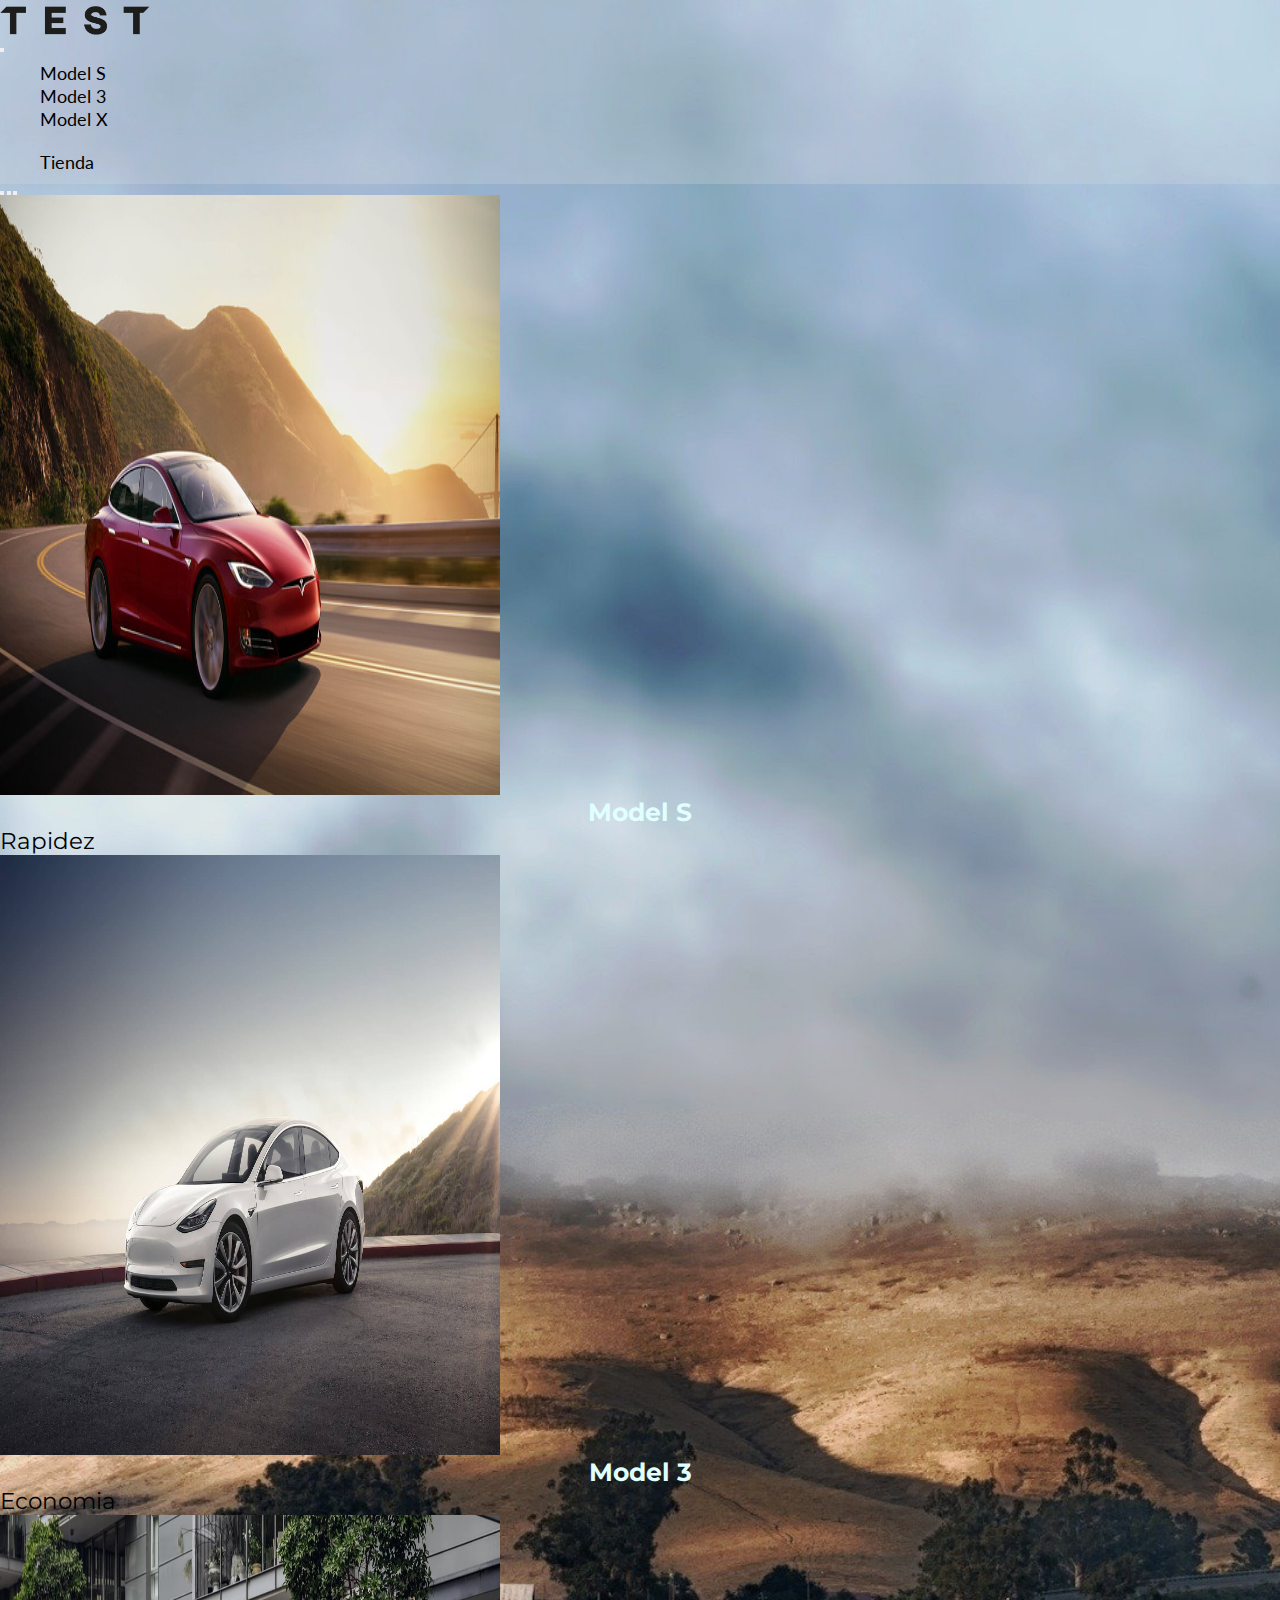
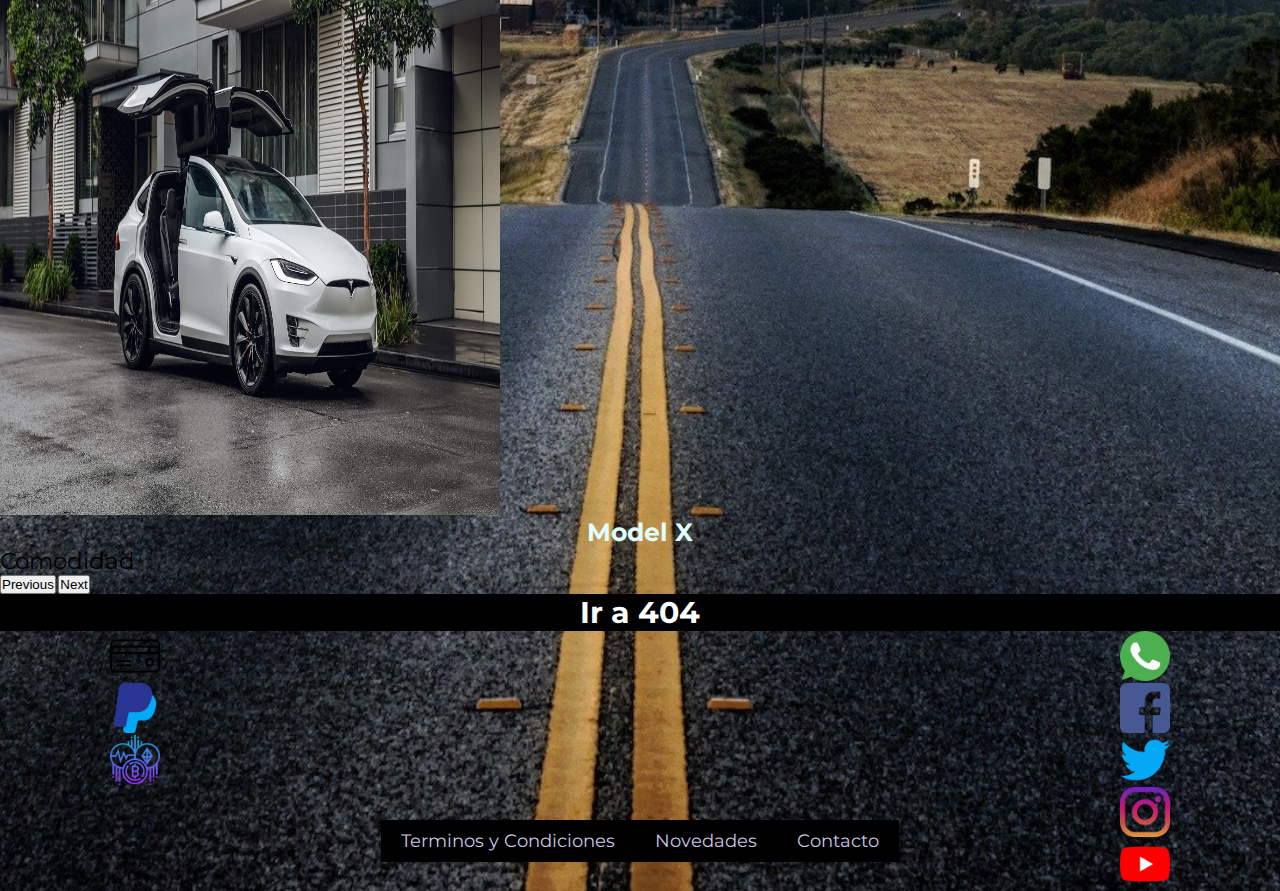
<file: Index.html>
<!DOCTYPE html>
<html lang="en">
    <head>
        <meta charset="UTF-8">
        <meta http-equiv="X-UA-Compatible" content="IE=edge">
        <meta name="viewport" content="width=device-width, initial-scale=1.0">
        
        <link rel="preconnect" href="https://fonts.googleapis.com">
        <link rel="preconnect" href="https://fonts.gstatic.com" crossorigin>
        <link href="https://fonts.googleapis.com/css2?family=Montserrat:wght@300&display=swap" rel="stylesheet">
        <link href="https://fonts.googleapis.com/css2?family=Lato:wght@700&display=swap" rel="stylesheet">
        <link href="https://cdn.jsdelivr.net/npm/bootstrap@5.0.2/dist/css/bootstrap.min.css" rel="stylesheet" integrity="sha384-EVSTQN3/azprG1Anm3QDgpJLIm9Nao0Yz1ztcQTwFspd3yD65VohhpuuCOmLASjC" crossorigin="anonymous">
        <link rel="stylesheet" href="Styles/style.css"/>
        <meta name="description" content="Estamos acelerando la transición del mundo hacia la energía sostenible con coches eléctricos y con soluciones de energía renovable integradas">
        <meta name="keyworks" content="Tesla, Autos, Electrico, Ecología, Renovable, Model S, Model 3, Model X">
        <title>Test</title>
    </head>
<body>
    <header>
        <nav class="navbar fixed-top navbar-expand-lg navbar-light">
            <div class="container-fluid">
                <a class="navbar-brand" href="Index.html"><img src="Imagenes/Test Logo.png" alt="" class="logo">
                </a>
                <button class="navbar-toggler" type="button" data-bs-toggle="collapse" data-bs-target="#navbarNav" aria-controls="navbarNav" aria-expanded="false" aria-label="Toggle navigation">
                <span class="navbar-toggler-icon"></span>
                </button>
                <div class="collapse navbar-collapse navbar-li" id="navbarNav">
                    <ul class="navbar-nav text-center">
                        <li class="nav-item">
                            <a class="nav-link active" aria-current="page" href="Pages/Model S.html">Model S</a>
                        </li>
                        <li class="nav-item">
                            <a class="nav-link active" href="Pages/Model 3.html">Model 3</a>
                        </li>
                        <li class="nav-item">
                            <a class="nav-link active" href="Pages/Model X.html">Model X</a>
                        </li>
                    </ul>
                </div>
                <div class="collapse navbar-collapse navbar-li" id="navbarNav">
                    <ul class="navbar-nav text-center">
                        <li class="nav-item">
                            <a class="nav-link active" aria-current="page" href="Pages/Tienda.html">Tienda</a>
                        </li>
                    </ul>
                </div>
            </div>
            
        </nav>
    </header>
<!--Aqui comienza el Index-->

    <div id="carouselExampleCaptions" class="carousel slide" data-bs-ride="carousel">
        <div class="carousel-indicators">
            <button type="button" data-bs-target="#carouselExampleCaptions" data-bs-slide-to="0" class="active" aria-current="true" aria-label="Slide 1"></button>
            <button type="button" data-bs-target="#carouselExampleCaptions" data-bs-slide-to="1" aria-label="Slide 2"></button>
            <button type="button" data-bs-target="#carouselExampleCaptions" data-bs-slide-to="2" aria-label="Slide 3"></button>
        </div>
        <div class="carousel-inner">
            <div class="carousel-item active">
            <img src="Imagenes/Model-s.jpg" class="d-block w-100" alt="..." width="500px" height="600px">
            <div class="carousel-caption d-none d-md-block">
                <a href="Pages/Model S.html" class="modelSIndex"><h2>Model S</h2></a>
                <p>Rapidez</p>
            </div>
        </div>
        <div class="carousel-item">
            <img src="Imagenes/Model-3.jpg" class="d-block w-100" alt="..." width="500px" height="600px">
            <div class="carousel-caption d-none d-md-block">
                <a href="Pages/Model 3.html" class="model3Index"><h2>Model 3</h2></a>
                <p>Economia</p>
            </div>
        </div>
        <div class="carousel-item">
            <img src="Imagenes/Model-x.jpg" class="d-block w-100" alt="..." width="500px" height="600px">
            <div class="carousel-caption d-none d-md-block">
                <a href="Pages/Model X.html" class="modelXIndex"><h2>Model X</h2></a>
                <p>Comodidad</p>
            </div>
        </div>
        </div>
        <button class="carousel-control-prev" type="button" data-bs-target="#carouselExampleCaptions" data-bs-slide="prev">
            <span class="carousel-control-prev-icon" aria-hidden="true"></span>
            <span class="visually-hidden">Previous</span>
        </button>
        <button class="carousel-control-next" type="button" data-bs-target="#carouselExampleCaptions" data-bs-slide="next">
            <span class="carousel-control-next-icon" aria-hidden="true"></span>
            <span class="visually-hidden">Next</span>
        </button>
    </div>

    <div>
        <a href="Pages/404.html"><h1 class="h1Index">Ir a 404</h1></a>
    </div>


    <footer>
        <section class="logospagos">
            <ul>
                <li>
                    <img src="Imagenes/credit-card.png" alt="Logo tarjetas" width="50px">
                </li>
                <li>
                    <img src="Imagenes/paypal.png" alt="Logo paypal" width="50px">
                </li>
                <li>
                    <img src="Imagenes/cryptocurrency.png" alt="Logo criptomonedas" width="50px">
                </li>
            </ul>    
        </section>


        <div class="divcentro">
            <section class="spotify">
                <iframe src="https://open.spotify.com/embed/playlist/7KdVpCHen3ePYlcwPlkQZY" width="60%" height="100" frameBorder="0" allowtransparency="true" allow="encrypted-media">
                </iframe>
            </section>
        
    
            <nav class="navfooter">
                <ul class="navbar-ul">
                    <li class="navbar-li">
                        <a href="Pages/Terminos y Condiciones.html">Terminos y Condiciones</a>
                    </li>
                    <li class="navbar-li">
                        <a href="Pages/Novedades.html">Novedades</a>
                    </li>
                    <li class="navbar-li">
                        <a href="Pages/Contacto.html">Contacto</a>
                    </li>
                </ul>    
            </nav>
        </div>
    
        <div class="redes">
            <ul>
                <li>
                    <a href="https://www.whatsapp.com" target="_blank" title="Whatsapp"><img src="Imagenes/whatsapp.png" alt="logo whatsapp" width="50px"/></a>
                </li>

                <li>
                    <a href="https://www.facebook.com/facebook" target="_blank" title="Facebook"><img src="Imagenes/facebook.png" alt="logo facebook" width="50px"/></a>
                </li>

                <li>
                    <a href="https://www.twitter.com/twitter/" target="_blank" title="Twitter"><img src="Imagenes/twitter.png" alt="logo twitter" width="50px"/></a>
                </li>

                <li>
                    <a href="https://www.instagram.com/instagram/" target="_blank" title="Instagram"><img src="Imagenes/instagram.png" alt="logo instagram" width="50px"/></a>
                </li>

                <li>
                    <a href="https://www.youtube.com/youtube/" target="_blank" title="Youtube"><img src="Imagenes/youtube.png" alt="logo youtube" width="50px"/></a>
                </li>
            </ul>
        </div>

    </footer>

    <script src="https://cdn.jsdelivr.net/npm/bootstrap@5.0.2/dist/js/bootstrap.bundle.min.js" integrity="sha384-MrcW6ZMFYlzcLA8Nl+NtUVF0sA7MsXsP1UyJoMp4YLEuNSfAP+JcXn/tWtIaxVXM" crossorigin="anonymous"></script>
</body>
</html>
</file>
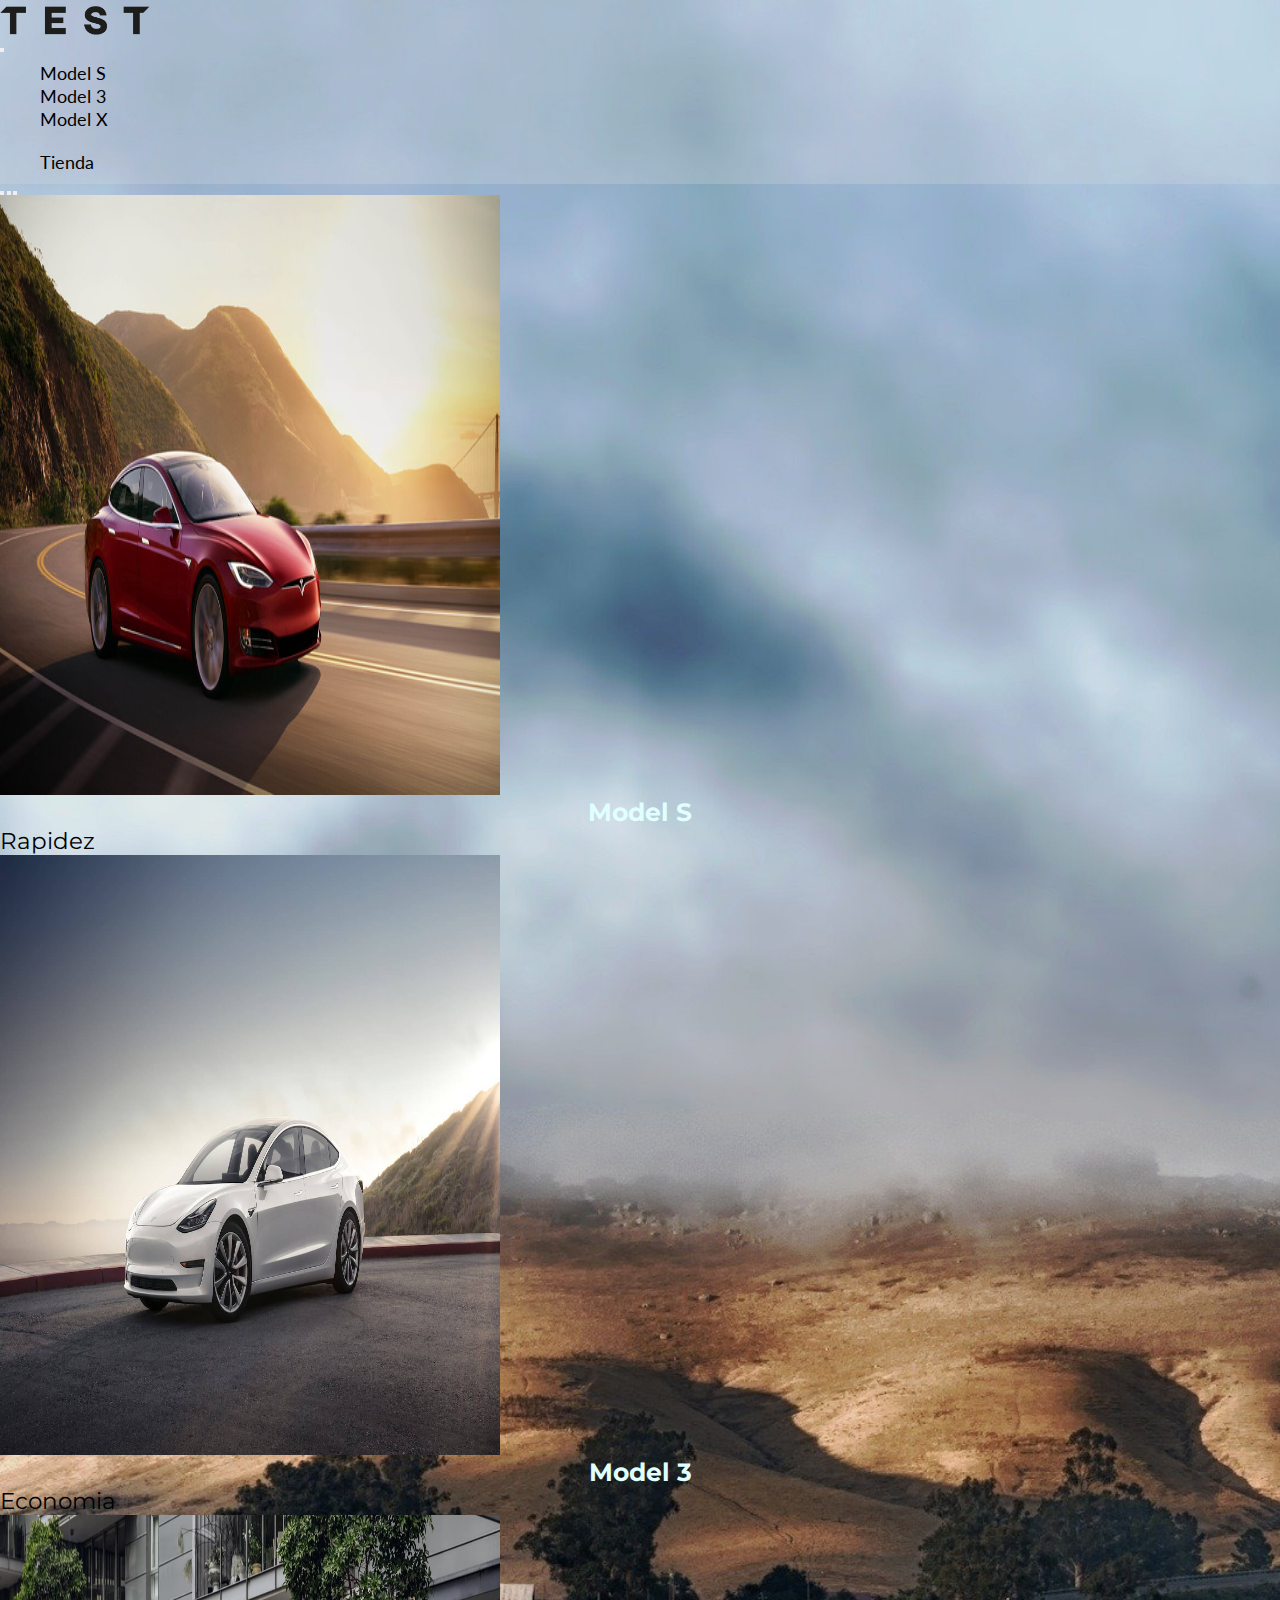
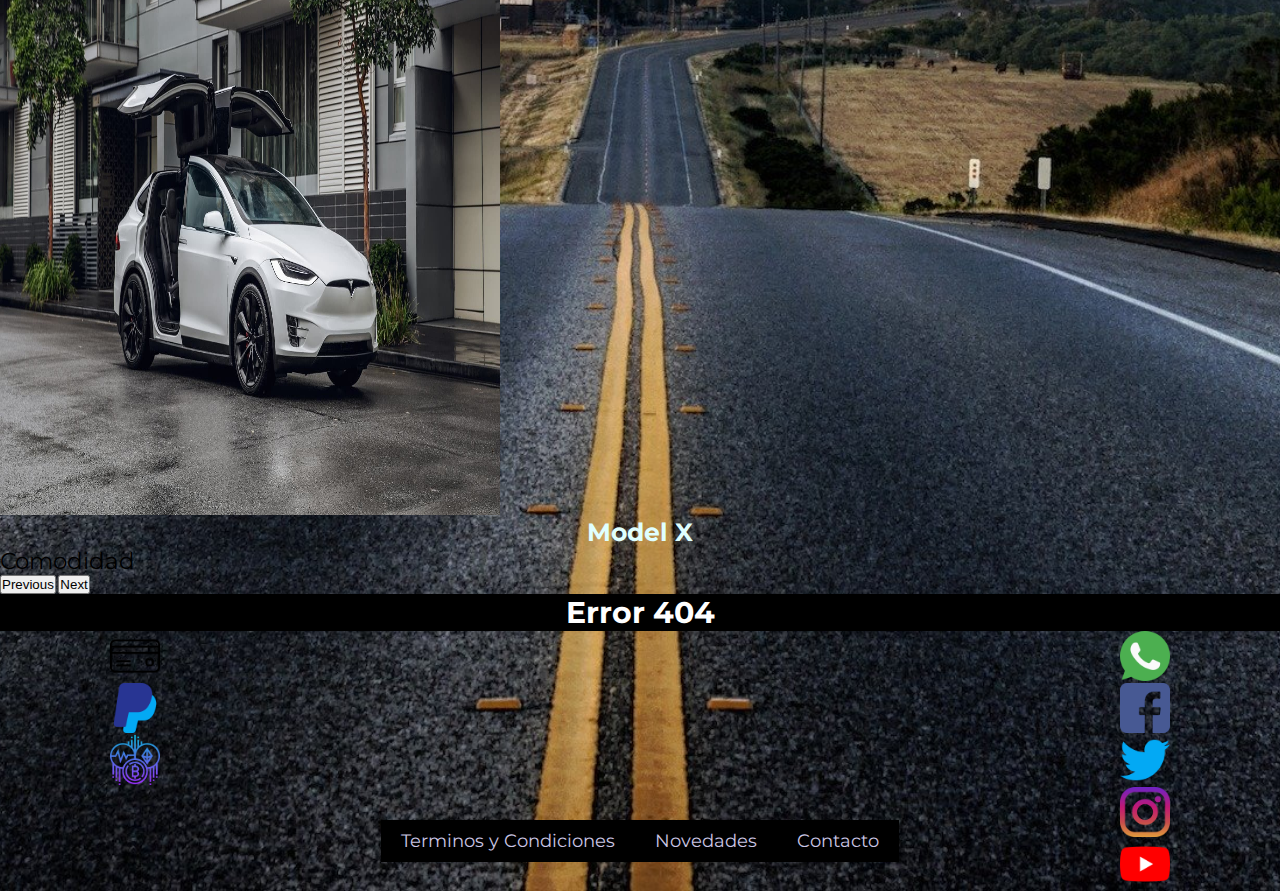
<file: index.html>
<!DOCTYPE html>
<html lang="en">
    <head>
        <meta charset="UTF-8">
        <meta http-equiv="X-UA-Compatible" content="IE=edge">
        <meta name="viewport" content="width=device-width, initial-scale=1.0">
        
        <link rel="preconnect" href="https://fonts.googleapis.com">
        <link rel="preconnect" href="https://fonts.gstatic.com" crossorigin>
        <link href="https://fonts.googleapis.com/css2?family=Montserrat:wght@300&display=swap" rel="stylesheet">
        <link href="https://fonts.googleapis.com/css2?family=Lato:wght@700&display=swap" rel="stylesheet">
        <link href="https://cdn.jsdelivr.net/npm/bootstrap@5.0.2/dist/css/bootstrap.min.css" rel="stylesheet" integrity="sha384-EVSTQN3/azprG1Anm3QDgpJLIm9Nao0Yz1ztcQTwFspd3yD65VohhpuuCOmLASjC" crossorigin="anonymous">
        <link
        rel="stylesheet"
        href="https://cdnjs.cloudflare.com/ajax/libs/animate.css/4.1.1/animate.min.css"
        />
        <link rel="icon" type="image/png" href="favicon-16x16.png" sizes="16x16" />
        <link rel="stylesheet" href="Styles/style.css"/>
        <meta name="description" content="Estamos acelerando la transición del mundo hacia la energía sostenible con coches eléctricos y con soluciones de energía renovable integradas">
        <meta name="keyworks" content="Tesla, Autos, Electrico, Ecología, Renovable, Model S, Model 3, Model X">
        <title>Test</title>
    </head>
<body>
    <header>
        <nav class="navbar fixed-top navbar-expand-lg navbar-light animate__animated animate__backInDown">
            <div class="container-fluid">
                <a class="navbar-brand" href="index.html"><img src="Imagenes/Test Logo.png" alt="" class="logo">
                </a>
                <button class="navbar-toggler" type="button" data-bs-toggle="collapse" data-bs-target="#navbarNav" aria-controls="navbarNav" aria-expanded="false" aria-label="Toggle navigation">
                <span class="navbar-toggler-icon"></span>
                </button>
                <div class="collapse navbar-collapse navbar-li" id="navbarNav">
                    <ul class="navbar-nav text-center">
                        <li class="nav-item">
                            <a class="nav-link active" aria-current="page" href="Pages/Model S.html">Model S</a>
                        </li>
                        <li class="nav-item">
                            <a class="nav-link active" href="Pages/Model 3.html">Model 3</a>
                        </li>
                        <li class="nav-item">
                            <a class="nav-link active" href="Pages/Model X.html">Model X</a>
                        </li>
                    </ul>
                </div>
                <div class="collapse navbar-collapse navbar-li" id="navbarNav">
                    <ul class="navbar-nav text-center">
                        <li class="nav-item">
                            <a class="nav-link active" aria-current="page" href="Pages/Tienda.html">Tienda</a>
                        </li>
                    </ul>
                </div>
            </div>
            
        </nav>
    </header>
<!--Aqui comienza el Index-->

    <div id="carouselExampleCaptions" class="carousel slide" data-bs-ride="carousel">
        <div class="carousel-indicators">
            <button type="button" data-bs-target="#carouselExampleCaptions" data-bs-slide-to="0" class="active" aria-current="true" aria-label="Slide 1"></button>
            <button type="button" data-bs-target="#carouselExampleCaptions" data-bs-slide-to="1" aria-label="Slide 2"></button>
            <button type="button" data-bs-target="#carouselExampleCaptions" data-bs-slide-to="2" aria-label="Slide 3"></button>
        </div>
        <div class="carousel-inner">
            <div class="carousel-item active">
            <img src="Imagenes/Model-s.jpg" class="d-block w-100" alt="..." width="500px" height="600px">
            <div class="carousel-caption d-none d-md-block">
                <a href="Pages/Model S.html" class="modelSIndex"><h2>Model S</h2></a>
                <p>Rapidez</p>
            </div>
        </div>
        <div class="carousel-item">
            <img src="Imagenes/Model-3.jpg" class="d-block w-100" alt="..." width="500px" height="600px">
            <div class="carousel-caption d-none d-md-block">
                <a href="Pages/Model 3.html" class="model3Index"><h2>Model 3</h2></a>
                <p>Economia</p>
            </div>
        </div>
        <div class="carousel-item">
            <img src="Imagenes/Model-x.jpg" class="d-block w-100" alt="..." width="500px" height="600px">
            <div class="carousel-caption d-none d-md-block">
                <a href="Pages/Model X.html" class="modelXIndex"><h2>Model X</h2></a>
                <p>Comodidad</p>
            </div>
        </div>
        </div>
        <button class="carousel-control-prev" type="button" data-bs-target="#carouselExampleCaptions" data-bs-slide="prev">
            <span class="carousel-control-prev-icon" aria-hidden="true"></span>
            <span class="visually-hidden">Previous</span>
        </button>
        <button class="carousel-control-next" type="button" data-bs-target="#carouselExampleCaptions" data-bs-slide="next">
            <span class="carousel-control-next-icon" aria-hidden="true"></span>
            <span class="visually-hidden">Next</span>
        </button>
    </div>

    <div>
        <a href="Pages/404.html"><h1 class="h1Index">Error 404</h1></a>
    </div>


    <footer>
        <section class="logospagos">
            <ul>
                <li>
                    <img src="Imagenes/credit-card.png" alt="Logo tarjetas" width="50px">
                </li>
                <li>
                    <img src="Imagenes/paypal.png" alt="Logo paypal" width="50px">
                </li>
                <li>
                    <img src="Imagenes/cryptocurrency.png" alt="Logo criptomonedas" width="50px">
                </li>
            </ul>    
        </section>


        <div class="divcentro">
            <section class="spotify">
                <iframe src="https://open.spotify.com/embed/playlist/7KdVpCHen3ePYlcwPlkQZY" width="60%" height="100" frameBorder="0" allowtransparency="true" allow="encrypted-media">
                </iframe>
            </section>
        
    
            <nav class="navfooter">
                <ul class="navbar-ul">
                    <li class="navbar-li">
                        <a href="Pages/Terminos y Condiciones.html">Terminos y Condiciones</a>
                    </li>
                    <li class="navbar-li">
                        <a href="Pages/Novedades.html">Novedades</a>
                    </li>
                    <li class="navbar-li">
                        <a href="Pages/Contacto.html">Contacto</a>
                    </li>
                </ul>    
            </nav>
        </div>
    
        <div class="redes">
            <ul>
                <li>
                    <a href="https://www.whatsapp.com" target="_blank" title="Whatsapp"><img src="Imagenes/whatsapp.png" alt="logo whatsapp" width="50px"/></a>
                </li>

                <li>
                    <a href="https://www.facebook.com/facebook" target="_blank" title="Facebook"><img src="Imagenes/facebook.png" alt="logo facebook" width="50px"/></a>
                </li>

                <li>
                    <a href="https://www.twitter.com/twitter/" target="_blank" title="Twitter"><img src="Imagenes/twitter.png" alt="logo twitter" width="50px"/></a>
                </li>

                <li>
                    <a href="https://www.instagram.com/instagram/" target="_blank" title="Instagram"><img src="Imagenes/instagram.png" alt="logo instagram" width="50px"/></a>
                </li>

                <li>
                    <a href="https://www.youtube.com/youtube/" target="_blank" title="Youtube"><img src="Imagenes/youtube.png" alt="logo youtube" width="50px"/></a>
                </li>
            </ul>
        </div>

    </footer>

    <script src="https://cdn.jsdelivr.net/npm/bootstrap@5.0.2/dist/js/bootstrap.bundle.min.js" integrity="sha384-MrcW6ZMFYlzcLA8Nl+NtUVF0sA7MsXsP1UyJoMp4YLEuNSfAP+JcXn/tWtIaxVXM" crossorigin="anonymous"></script>
</body>
</html>
</file>
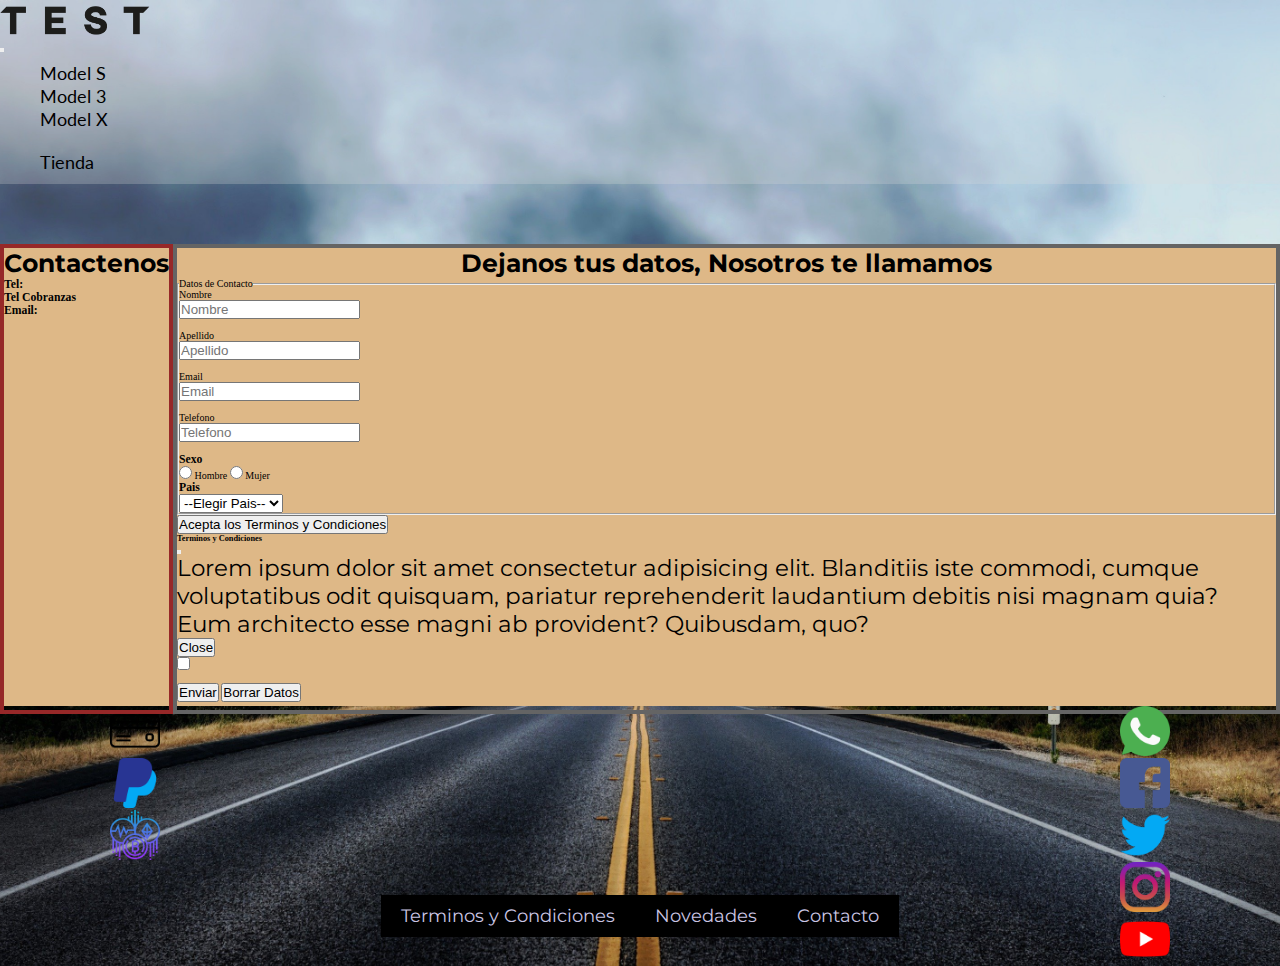
<file: Pages/Contacto.html>
<!DOCTYPE html>
<html lang="en">
    <head>
        <meta charset="UTF-8">
        <meta http-equiv="X-UA-Compatible" content="IE=edge">
        <meta name="viewport" content="width=device-width, initial-scale=1.0">
        <link rel="preconnect" href="https://fonts.googleapis.com">
        <link rel="preconnect" href="https://fonts.gstatic.com" crossorigin>
        <link href="https://fonts.googleapis.com/css2?family=Montserrat:wght@300&display=swap" rel="stylesheet">
        <link href="https://fonts.googleapis.com/css2?family=Lato:wght@700&display=swap" rel="stylesheet">
        <link href="https://cdn.jsdelivr.net/npm/bootstrap@5.0.2/dist/css/bootstrap.min.css" rel="stylesheet" integrity="sha384-EVSTQN3/azprG1Anm3QDgpJLIm9Nao0Yz1ztcQTwFspd3yD65VohhpuuCOmLASjC" crossorigin="anonymous">
        <link
        rel="stylesheet"
        href="https://cdnjs.cloudflare.com/ajax/libs/animate.css/4.1.1/animate.min.css"
        />
        <link rel="icon" type="image/png" href="favicon-16x16.png" sizes="16x16" />
        <link rel="stylesheet" href="../Styles/style.css"/>
        <meta name="description" content="El Model S está creado para proporcionar velocidad y resistencia, una aceleración Ludicrous, rendimiento incomparable y una elegante estética.">
        <meta name="keyworks" content="Tesla, Autos, Electrico, Ecología, Renovable, Model S, Model 3, Model X">
        <title>Model S</title>
    </head>
<body>
    <header id="headerErroneo">
        <nav class="navbar fixed-top navbar-expand-lg navbar-light animate__animated animate__backInDown">
            <div class="container-fluid">
                <a class="navbar-brand" href="../index.html"><img src="../Imagenes/Test Logo.png" alt="" class="logo">
                </a>
                <button class="navbar-toggler" type="button" data-bs-toggle="collapse" data-bs-target="#navbarNav" aria-controls="navbarNav" aria-expanded="false" aria-label="Toggle navigation">
                <span class="navbar-toggler-icon"></span>
                </button>
                <div class="collapse navbar-collapse navbar-li" id="navbarNav">
                    <ul class="navbar-nav text-center">
                        <li class="nav-item">
                        <a class="nav-link active" aria-current="page" href="../Pages/Model S.html">Model S</a>
                        </li>
                        <li class="nav-item">
                        <a class="nav-link active" href="../Pages/Model 3.html">Model 3</a>
                        </li>
                        <li class="nav-item">
                        <a class="nav-link active" href="../Pages/Model X.html">Model X</a>
                        </li>
                    </ul>
                    
                </div>
                <div class="collapse navbar-collapse navbar-li" id="navbarNav">
                        <ul class="navbar-nav text-center">
                            <li class="nav-item">
                                <a class="nav-link active" aria-current="page" href="../Pages/Tienda.html">Tienda</a>
                            </li>
                        </ul>
                    </div>
            </div>
            
        </nav>
    </header>

    <div class="grillaContacto">
    
        <div class="contactenos">
            <h2>Contactenos</h2>
            <h3>Tel:</h3>
            <h3>Tel Cobranzas</h3>
            <h3>Email:</h3>
        </div>
        

        <div class="contacto">

            <h2>Dejanos tus datos, Nosotros te llamamos</h2>
                <form action="#" method="GET">
                    <fieldset>
                        <legend>Datos de Contacto</legend>
                        <label for="Nombre">Nombre</label><br>
                        <input type="text" id="Nombre" placeholder="Nombre" required>
                        <br>
                        <br>

                        <label for="Apellido">Apellido</label><br>
                        <input type="text" id="Apellido" placeholder="Apellido" required>

                        <br>
                        <br>
                        <label for="Email">Email</label><br>
                        <input type="email" id="Email" placeholder="Email" required>
                        <br>
                        <br>
                        <label for="Telefono">Telefono</label><br>
                        <input type="tel" id="Telefono" placeholder="Telefono">
                        
                        <br>
                        <br>
                        <h3>Sexo</h3>
                        <input type="radio" name="sexo" value="hombre" required/>
                        <label for="hombre">Hombre</label>
                        
                        <input type="radio" name="sexo" value="mujer"/>
                        <label for="mujer">Mujer</label>

                        <h3>Pais</h3>
                        <select>
                            <option disabled selected>--Elegir Pais--</Select:disabled></option>
                            <option>Argentina</option>
                            <option>Brasil</option>
                            <option>Chile</option>
                            <option>Paraguay</option>
                            <option>Uruguay</option>
                        </select>
                    </fieldset>

                    <!-- Button trigger modal -->
                    <button type="button" class="btn btn-primary" data-bs-toggle="modal" data-bs-target="#exampleModal">
                        Acepta los Terminos y Condiciones
                    </button>

                    <!-- Modal -->
                    <div class="modal fade" id="exampleModal" tabindex="-1" aria-labelledby="exampleModalLabel" aria-hidden="true">
                        <div class="modal-dialog">
                            <div class="modal-content">
                                <div class="modal-header">
                                    <h5 class="modal-title" id="exampleModalLabel">Terminos y Condiciones</h5>
                                    <button type="button" class="btn-close" data-bs-dismiss="modal" aria-label="Close"></button>
                                </div>
                                <div class="modal-body">
                                    <p>Lorem ipsum dolor sit amet consectetur adipisicing elit. Blanditiis iste commodi, cumque voluptatibus odit quisquam, pariatur reprehenderit laudantium debitis nisi magnam quia? Eum architecto esse magni ab provident? Quibusdam, quo?</p>
                                </div>
                                <div class="modal-footer">
                                    <button type="button" class="btn btn-secondary" data-bs-dismiss="modal">Close</button>
                                </div>
                            </div>
                        </div>
                    </div>
                    <input type="checkbox" name="acepta" value="1" required/>            


                    <br>
                    <br>
                    <input type="submit" value="Enviar">
                    <input type="reset" value="Borrar Datos">
        </div>
    </div>

    <footer class="footerContacto">
        <section>
            <ul>
                <li>
                    <img src="../Imagenes/credit-card.png" alt="Logo tarjetas" width="50px">
                </li>
                <li>
                    <img src="../Imagenes/paypal.png" alt="Logo paypal" width="50px">
                </li>
                <li>
                    <img src="../Imagenes/cryptocurrency.png" alt="Logo criptomonedas" width="50px">
                </li>
            </ul>    
        </section>


        <div class="divcentro">
            <section class="spotify">
                <iframe src="https://open.spotify.com/embed/playlist/7KdVpCHen3ePYlcwPlkQZY" width="60%" height="100" frameBorder="0" allowtransparency="true" allow="encrypted-media">
                </iframe>
            </section>

    
            <nav class="navfooter">
                <ul class="navbar-ul">
                    <li class="navbar-li">
                        <a href="../Pages/Terminos y Condiciones.html">Terminos y Condiciones</a>
                    </li>
                    <li class="navbar-li">
                        <a href="../Pages/Novedades.html">Novedades</a>
                    </li>
                    <li class="navbar-li">
                        <a href="../Pages/Contacto.html">Contacto</a>
                    </li>
                </ul>    
            </nav>
        </div>
    
        <div class="redes">
            <ul>
                <li>
                    <a href="https://www.whatsapp.com" target="_blank" title="Whatsapp"><img src="../Imagenes/whatsapp.png" alt="logo whatsapp" width="50px"/></a>
                </li>

                <li>
                    <a href="https://www.facebook.com/facebook" target="_blank" title="Facebook"><img src="../Imagenes/facebook.png" alt="logo facebook" width="50px"/></a>
                </li>

                <li>
                    <a href="https://www.twitter.com/twitter/" target="_blank" title="Twitter"><img src="../Imagenes/twitter.png" alt="logo twitter" width="50px"/></a>
                </li>

                <li>
                    <a href="https://www.instagram.com/instagram/" target="_blank" title="Instagram"><img src="../Imagenes/instagram.png" alt="logo instagram" width="50px"/></a>
                </li>

                <li>
                    <a href="https://www.youtube.com/youtube/" target="_blank" title="Youtube"><img src="../Imagenes/youtube.png" alt="logo youtube" width="50px"/></a>
                </li>
            </ul>
        </div>
    </footer>

    <script src="https://cdn.jsdelivr.net/npm/bootstrap@5.0.2/dist/js/bootstrap.bundle.min.js" integrity="sha384-MrcW6ZMFYlzcLA8Nl+NtUVF0sA7MsXsP1UyJoMp4YLEuNSfAP+JcXn/tWtIaxVXM" crossorigin="anonymous"></script>

</body>
</html>
</file>
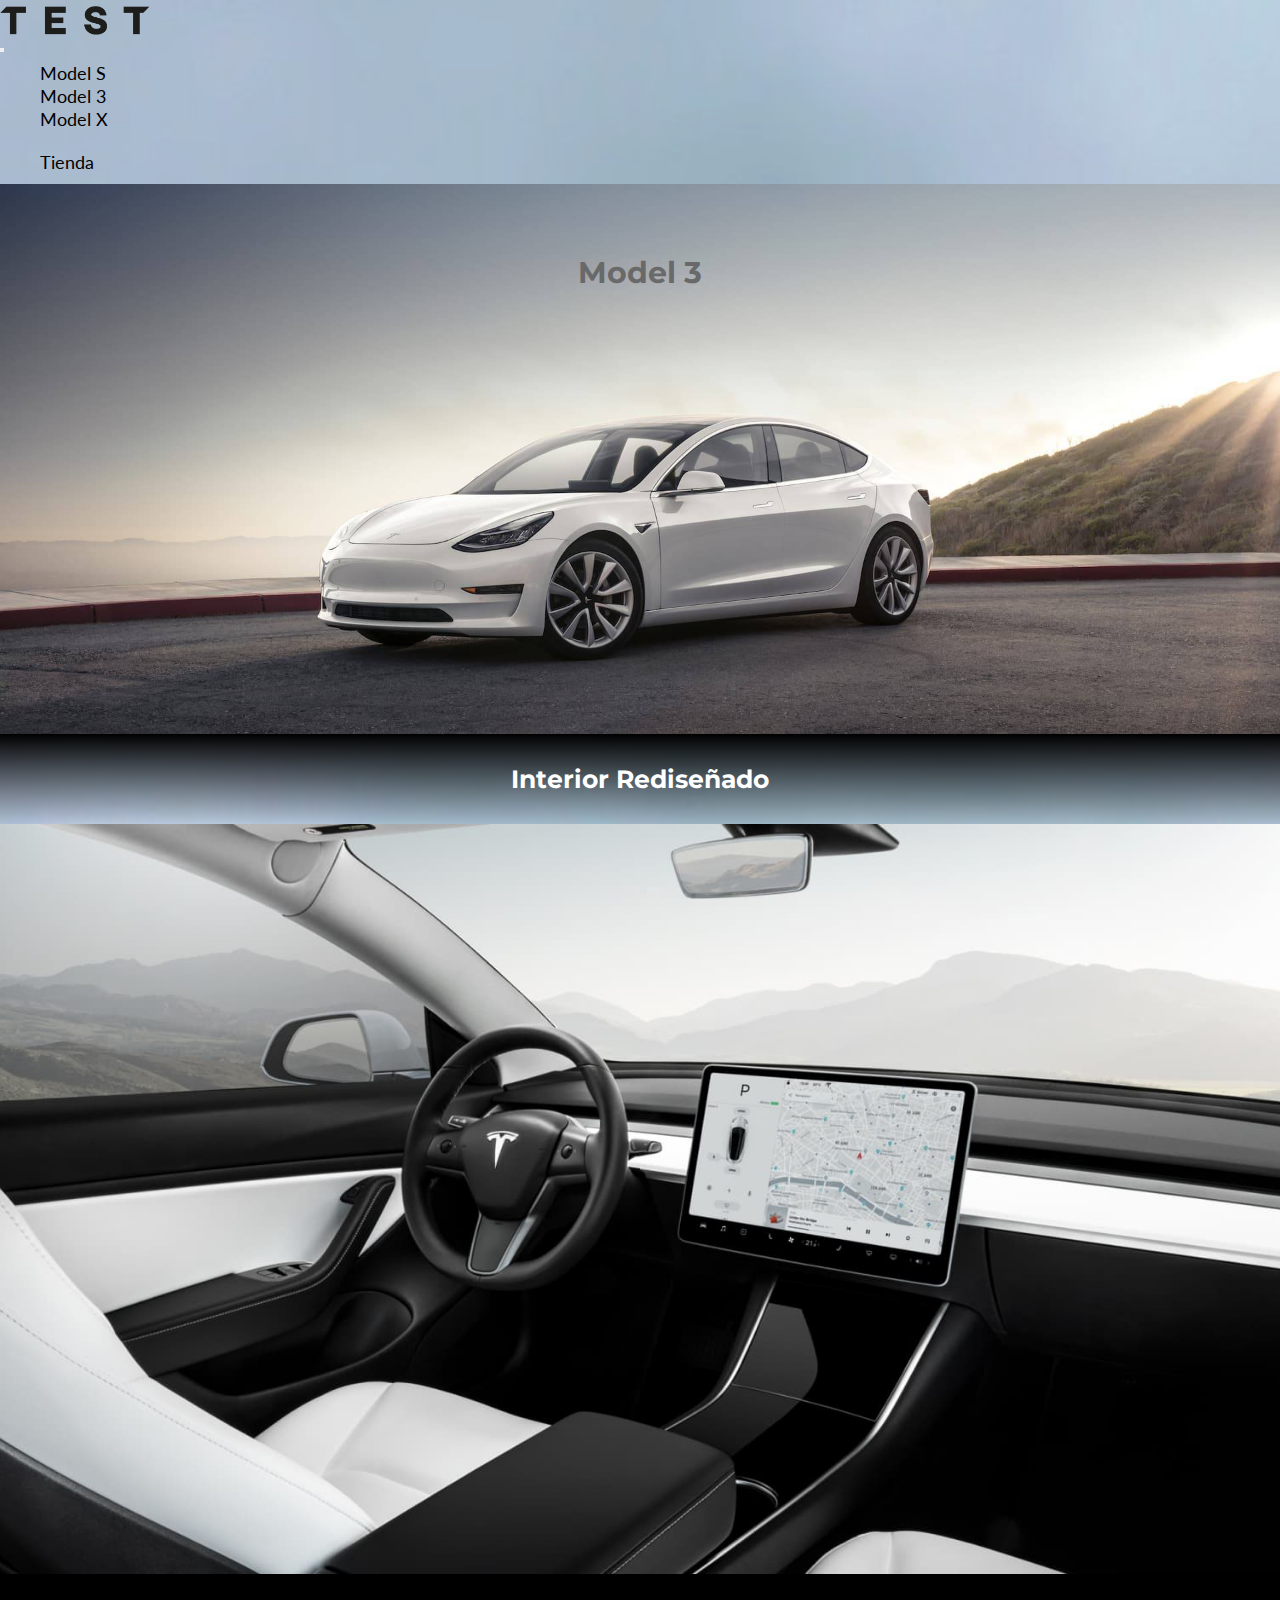
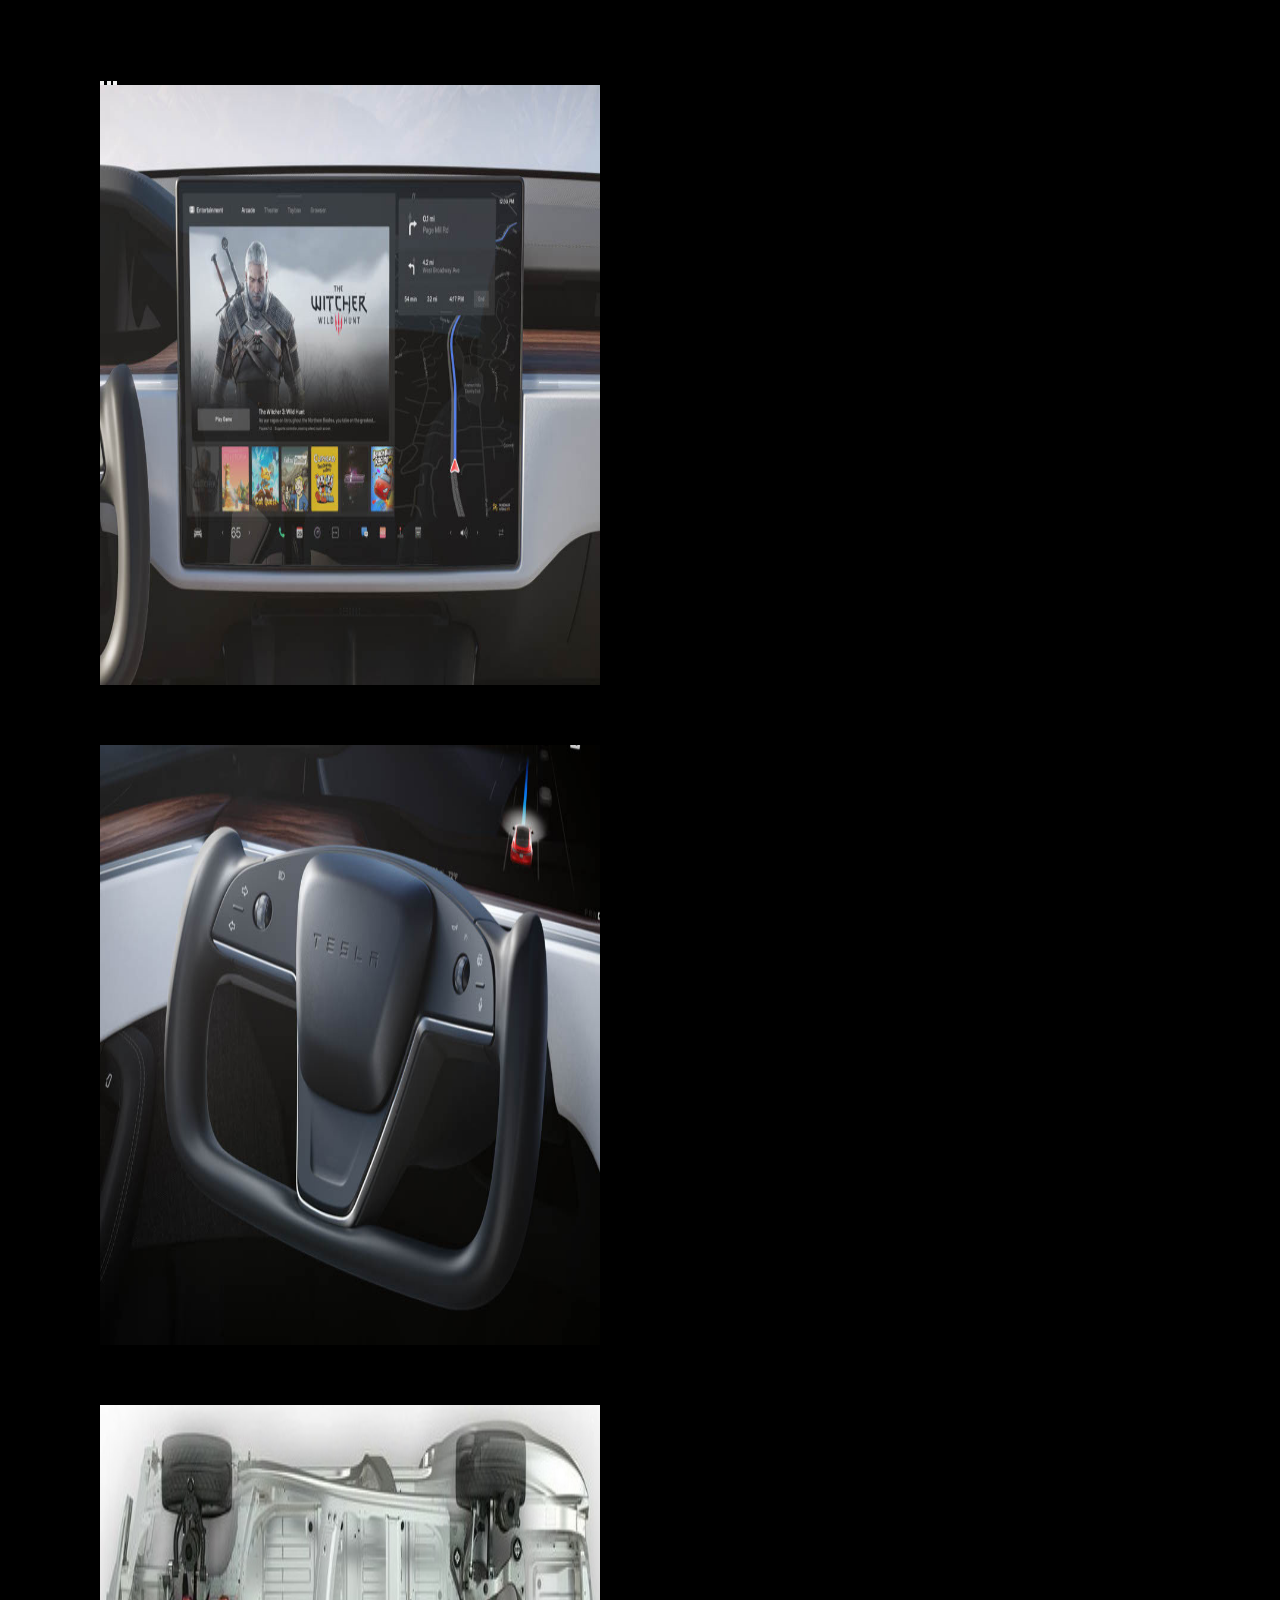
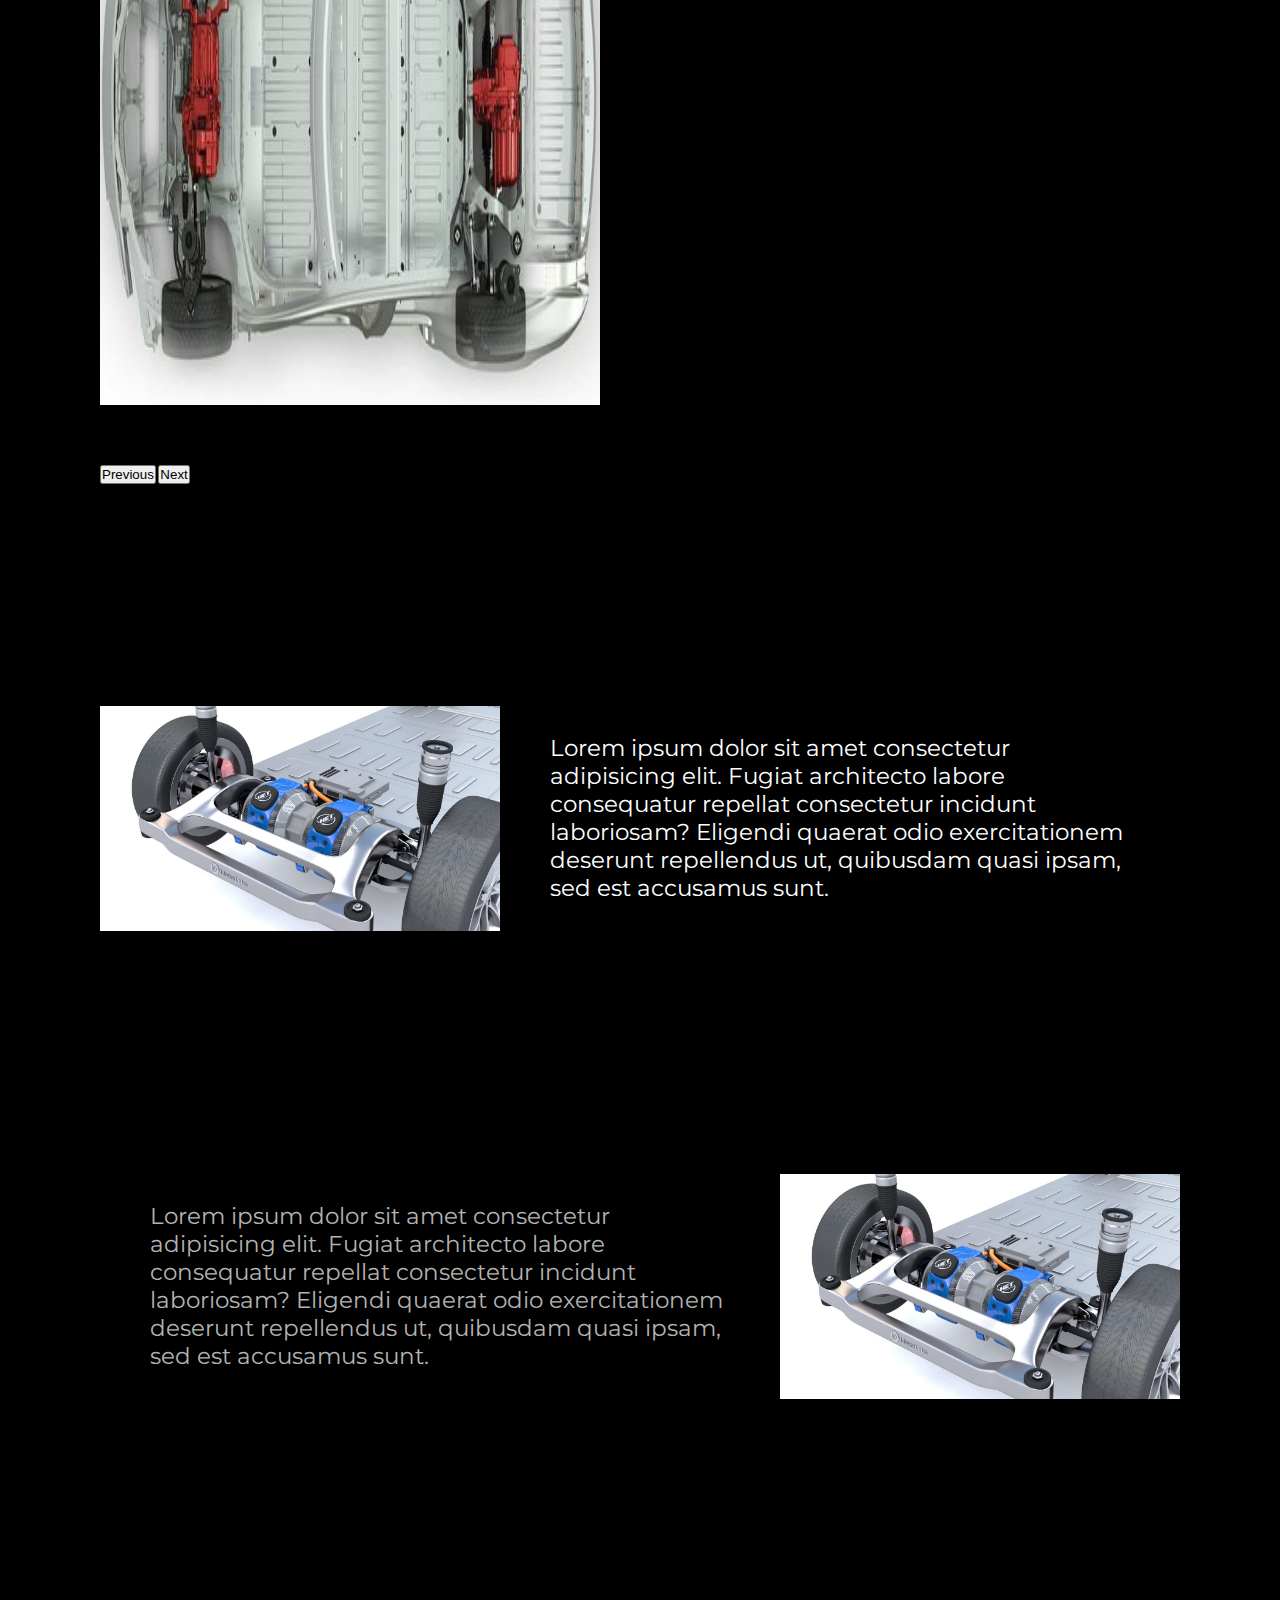
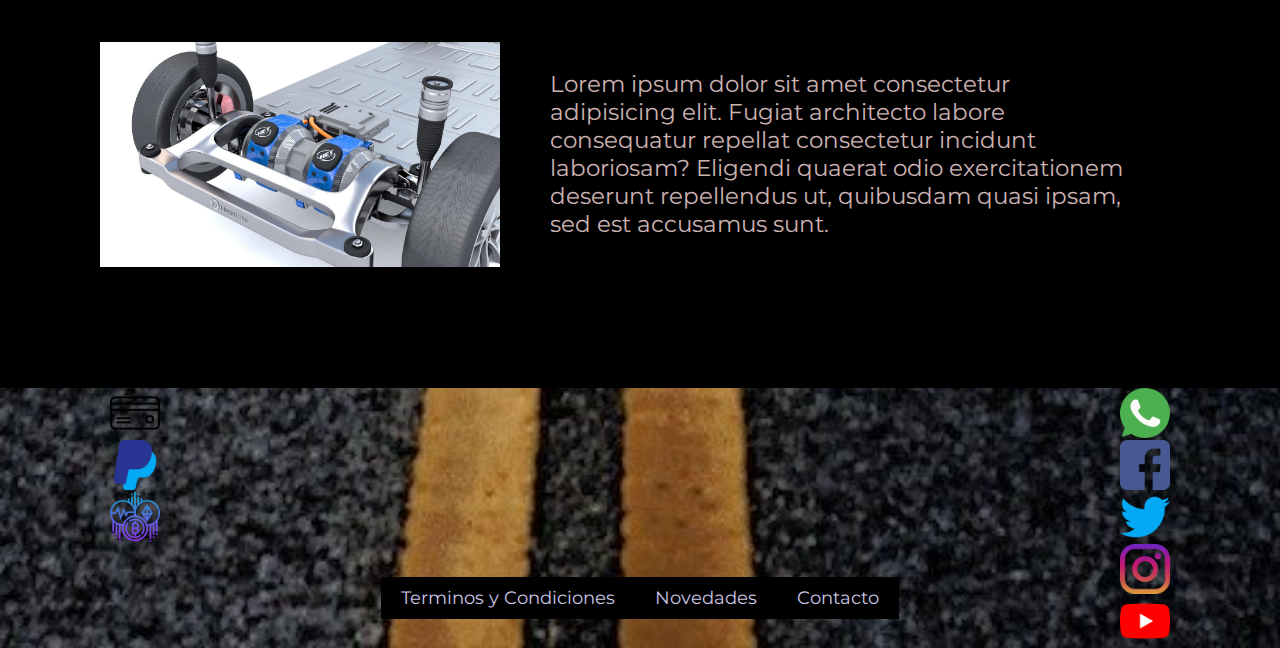
<file: Pages/Model 3.html>
<!DOCTYPE html>
<html lang="en">
    <head>
        <meta charset="UTF-8">
        <meta http-equiv="X-UA-Compatible" content="IE=edge">
        <meta name="viewport" content="width=device-width, initial-scale=1.0">
        <link rel="preconnect" href="https://fonts.googleapis.com">
        <link rel="preconnect" href="https://fonts.gstatic.com" crossorigin>
        <link href="https://fonts.googleapis.com/css2?family=Montserrat:wght@300&display=swap" rel="stylesheet">
        <link href="https://fonts.googleapis.com/css2?family=Lato:wght@700&display=swap" rel="stylesheet">
        <link href="https://cdn.jsdelivr.net/npm/bootstrap@5.0.2/dist/css/bootstrap.min.css" rel="stylesheet" integrity="sha384-EVSTQN3/azprG1Anm3QDgpJLIm9Nao0Yz1ztcQTwFspd3yD65VohhpuuCOmLASjC" crossorigin="anonymous">
        <link
        rel="stylesheet"
        href="https://cdnjs.cloudflare.com/ajax/libs/animate.css/4.1.1/animate.min.css"
        />
        <link rel="icon" type="image/png" href="favicon-16x16.png" sizes="16x16" />
        <link rel="stylesheet" href="../Styles/style.css"/>
        <meta name="description" content="El Model S está creado para proporcionar velocidad y resistencia, una aceleración Ludicrous, rendimiento incomparable y una elegante estética.">
        <meta name="keyworks" content="Tesla, Autos, Electrico, Ecología, Renovable, Model S, Model 3, Model X">
        <title>Model S</title>
    </head>
<body>
    <header>
        <nav class="navbar fixed-top navbar-expand-lg navbar-light animate__animated animate__backInDown">
            <div class="container-fluid">
                <a class="navbar-brand" href="../index.html"><img src="../Imagenes/Test Logo.png" alt="" class="logo">
                </a>
                <button class="navbar-toggler" type="button" data-bs-toggle="collapse" data-bs-target="#navbarNav" aria-controls="navbarNav" aria-expanded="false" aria-label="Toggle navigation">
                <span class="navbar-toggler-icon"></span>
                </button>
                <div class="collapse navbar-collapse navbar-li" id="navbarNav">
                    <ul class="navbar-nav text-center">
                        <li class="nav-item">
                        <a class="nav-link active" aria-current="page" href="../Pages/Model S.html">Model S</a>
                        </li>
                        <li class="nav-item">
                        <a class="nav-link active" href="../Pages/Model 3.html">Model 3</a>
                        </li>
                        <li class="nav-item">
                        <a class="nav-link active" href="../Pages/Model X.html">Model X</a>
                        </li>
                    </ul>
                    
                </div>
                <div class="collapse navbar-collapse navbar-li" id="navbarNav">
                        <ul class="navbar-nav text-center">
                            <li class="nav-item">
                                <a class="nav-link active" aria-current="page" href="../Pages/Tienda.html">Tienda</a>
                            </li>
                        </ul>
                    </div>
            </div>
            
        </nav>
    </header>

    <section>
        <div class="articulo2"> <!-- Bloque -->
            <h1>Model 3</h1>
        </div>
    </section>
    
    <section>
        <div class="model3InteriorText">
            <h2>Interior Rediseñado</h2>
        </div>
    </section>

    <section>
        <div class="model3Interior">
        </div>
    </section>

    <div id="carouselExampleCaptions" class="carousel slide cambioCarousel" data-bs-ride="carousel">
        <div class="carousel-indicators" >
            <button type="button" data-bs-target="#carouselExampleCaptions" data-bs-slide-to="0" class="active" aria-current="true" aria-label="Slide 1"></button>
            <button type="button" data-bs-target="#carouselExampleCaptions" data-bs-slide-to="1" aria-label="Slide 2"></button>
            <button type="button" data-bs-target="#carouselExampleCaptions" data-bs-slide-to="2" aria-label="Slide 3"></button>
        </div>
        <div class="carousel-inner">
            <div class="carousel-item active">
            <img src="../Imagenes/monitor.jfif" class="d-block w-100" alt="..." width="500px" height="600px">
            <div class="carousel-caption d-none d-md-block">
                <h2>Pantalla Cinemática de 17 pulgadas</h2>
                <p>Con una resolución de 2200 x 1300, nuestra pantalla ofrece una calidad excepcional.</p>
            </div>
        </div>
        <div class="carousel-item">
            <img src="../Imagenes/volante.jfif" class="d-block w-100" alt="..." width="500px" height="600px">
            <div class="carousel-caption d-none d-md-block">
                <h2>Volante Ergonomico</h2>
                <p>Manejo inigualable</p>
            </div>
        </div>
        <div class="carousel-item">
            <img src="../Imagenes/Model-s-motor.jpg" class="d-block w-100" alt="..." width="500px" height="600px">
            <div class="carousel-caption d-none d-md-block">
                <h2>Doble Motor</h2>
                <p>Garantiza un mayor ahorro energetico</p>
            </div>
        </div>
        </div>
        <button class="carousel-control-prev" type="button" data-bs-target="#carouselExampleCaptions" data-bs-slide="prev">
            <span class="carousel-control-prev-icon" aria-hidden="true"></span>
            <span class="visually-hidden">Previous</span>
        </button>
        <button class="carousel-control-next" type="button" data-bs-target="#carouselExampleCaptions" data-bs-slide="next">
            <span class="carousel-control-next-icon" aria-hidden="true"></span>
            <span class="visually-hidden">Next</span>
        </button>
    </div>

    <div class="modelCaracts">
        <img src="../Imagenes/ImagenMotores.jpg" alt="" width="400px">
        <p>Lorem ipsum dolor sit amet consectetur adipisicing elit. Fugiat architecto labore consequatur repellat consectetur incidunt laboriosam? Eligendi quaerat odio exercitationem deserunt repellendus ut, quibusdam quasi ipsam, sed est accusamus sunt.</p>
    </div>

    <div class="modelCaracts1">
        <p class="pCaracts">Lorem ipsum dolor sit amet consectetur adipisicing elit. Fugiat architecto labore consequatur repellat consectetur incidunt laboriosam? Eligendi quaerat odio exercitationem deserunt repellendus ut, quibusdam quasi ipsam, sed est accusamus sunt.</p>
        <img src="../Imagenes/ImagenMotores.jpg" alt="" width="400px"  class="imgCaracts">
    </div>

    <div class="modelCaracts2">
        <img src="../Imagenes/ImagenMotores.jpg" alt="" width="400px">
        <p>Lorem ipsum dolor sit amet consectetur adipisicing elit. Fugiat architecto labore consequatur repellat consectetur incidunt laboriosam? Eligendi quaerat odio exercitationem deserunt repellendus ut, quibusdam quasi ipsam, sed est accusamus sunt.</p>
    </div>


    <footer>
        <section>
            <ul>
                <li>
                    <img src="../Imagenes/credit-card.png" alt="Logo tarjetas" width="50px">
                </li>
                <li>
                    <img src="../Imagenes/paypal.png" alt="Logo paypal" width="50px">
                </li>
                <li>
                    <img src="../Imagenes/cryptocurrency.png" alt="Logo criptomonedas" width="50px">
                </li>
            </ul>    
        </section>


        <div class="divcentro">
            <section class="spotify">
                <iframe src="https://open.spotify.com/embed/playlist/7KdVpCHen3ePYlcwPlkQZY" width="60%" height="100" frameBorder="0" allowtransparency="true" allow="encrypted-media">
                </iframe>
            </section>

    
            <nav class="navfooter">
                <ul class="navbar-ul">
                    <li class="navbar-li">
                        <a href="../Pages/Terminos y Condiciones.html">Terminos y Condiciones</a>
                    </li>
                    <li class="navbar-li">
                        <a href="../Pages/Novedades.html">Novedades</a>
                    </li>
                    <li class="navbar-li">
                        <a href="../Pages/Contacto.html">Contacto</a>
                    </li>
                </ul>    
            </nav>
        </div>
    
        <div class="redes">
            <ul>
                <li>
                    <a href="https://www.whatsapp.com" target="_blank" title="Whatsapp"><img src="../Imagenes/whatsapp.png" alt="logo whatsapp" width="50px"/></a>
                </li>

                <li>
                    <a href="https://www.facebook.com/facebook" target="_blank" title="Facebook"><img src="../Imagenes/facebook.png" alt="logo facebook" width="50px"/></a>
                </li>

                <li>
                    <a href="https://www.twitter.com/twitter/" target="_blank" title="Twitter"><img src="../Imagenes/twitter.png" alt="logo twitter" width="50px"/></a>
                </li>

                <li>
                    <a href="https://www.instagram.com/instagram/" target="_blank" title="Instagram"><img src="../Imagenes/instagram.png" alt="logo instagram" width="50px"/></a>
                </li>

                <li>
                    <a href="https://www.youtube.com/youtube/" target="_blank" title="Youtube"><img src="../Imagenes/youtube.png" alt="logo youtube" width="50px"/></a>
                </li>
            </ul>
        </div>
    </footer>
    
    <script src="https://cdn.jsdelivr.net/npm/bootstrap@5.0.2/dist/js/bootstrap.bundle.min.js" integrity="sha384-MrcW6ZMFYlzcLA8Nl+NtUVF0sA7MsXsP1UyJoMp4YLEuNSfAP+JcXn/tWtIaxVXM" crossorigin="anonymous"></script>

</body>
</html>
</file>
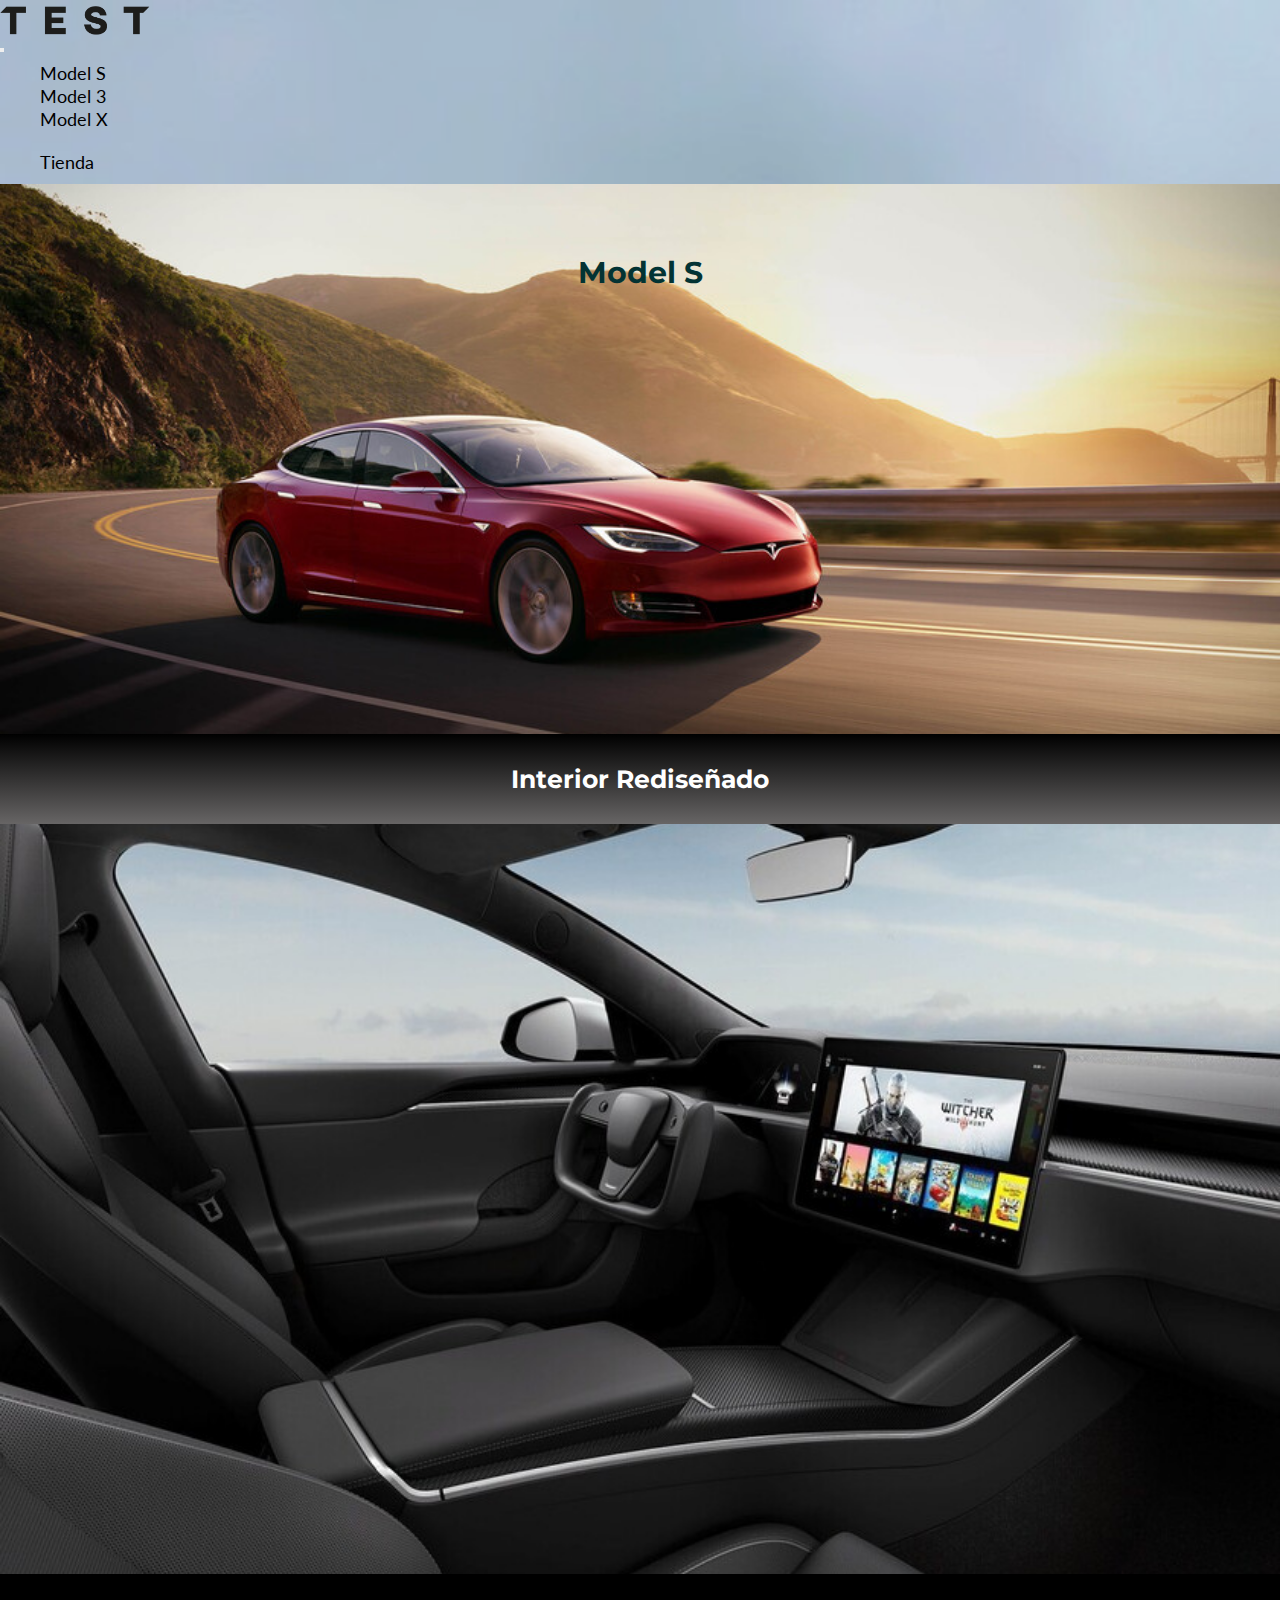
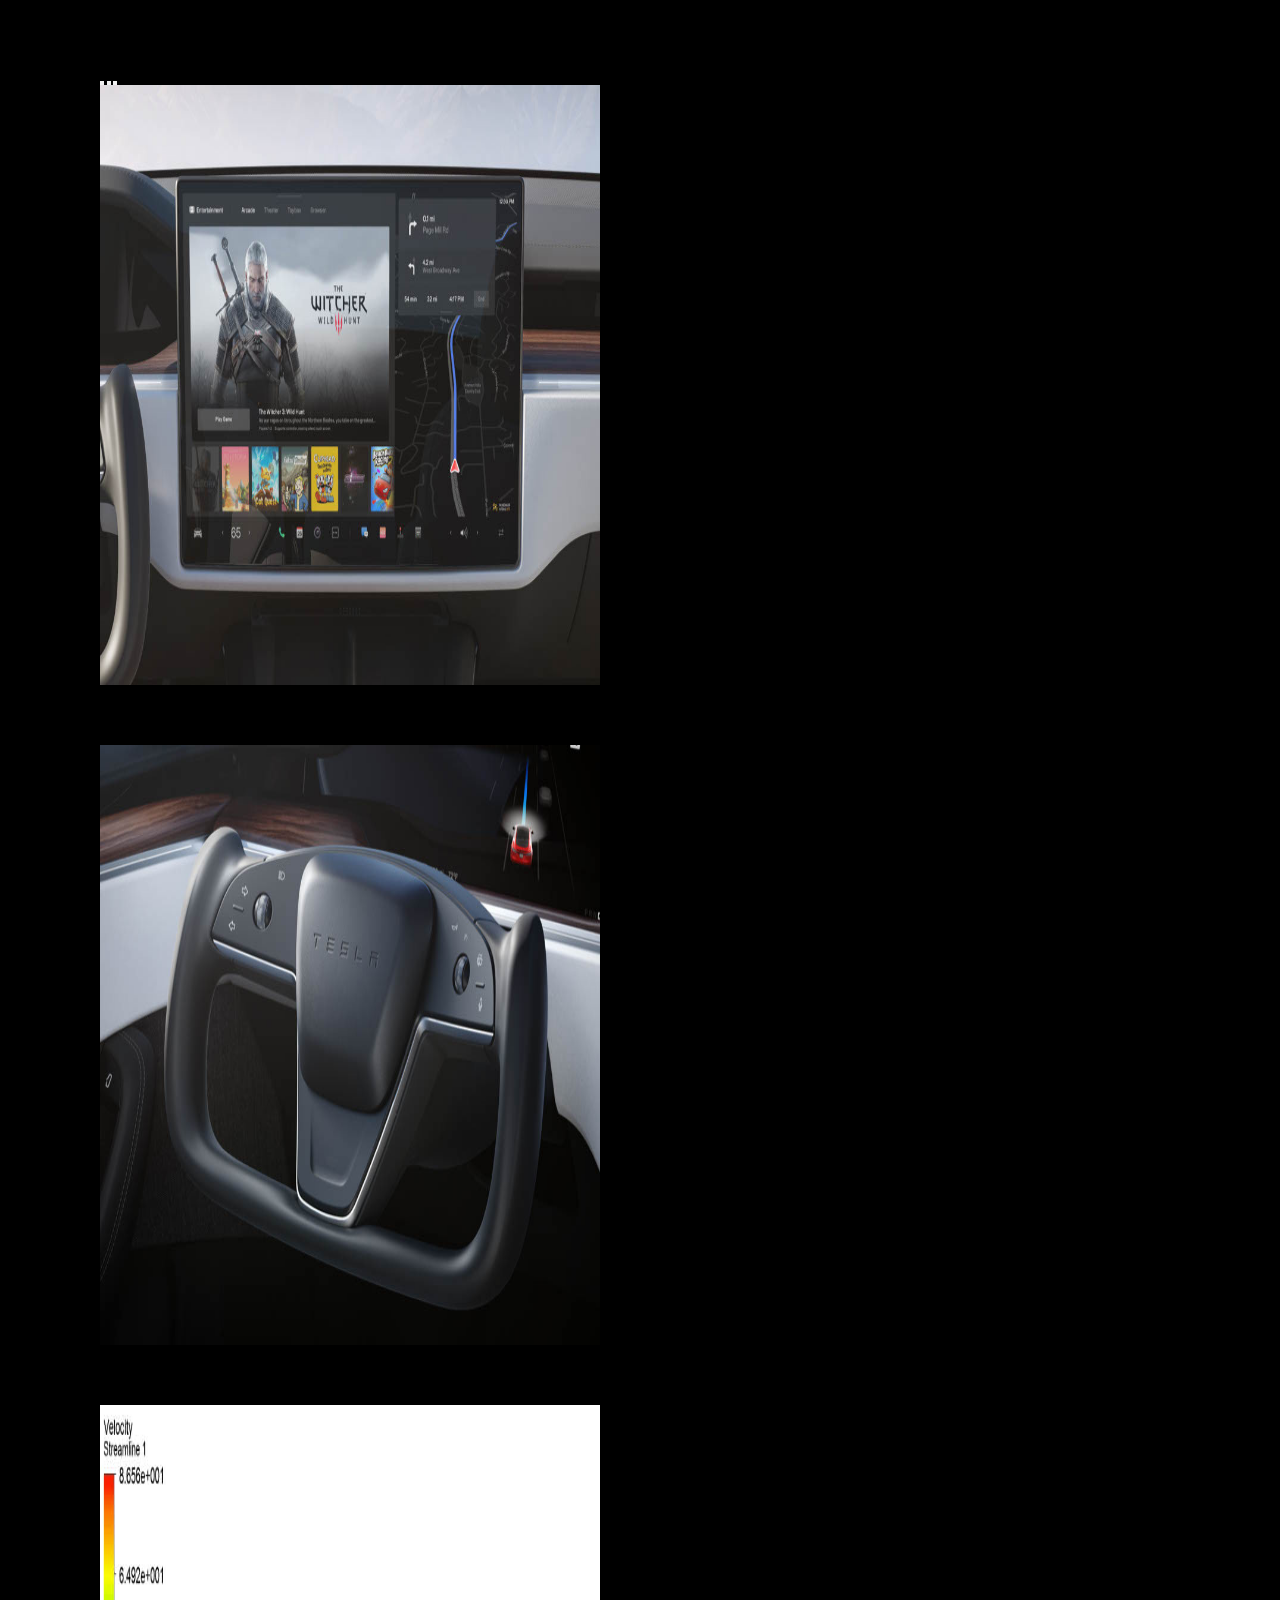
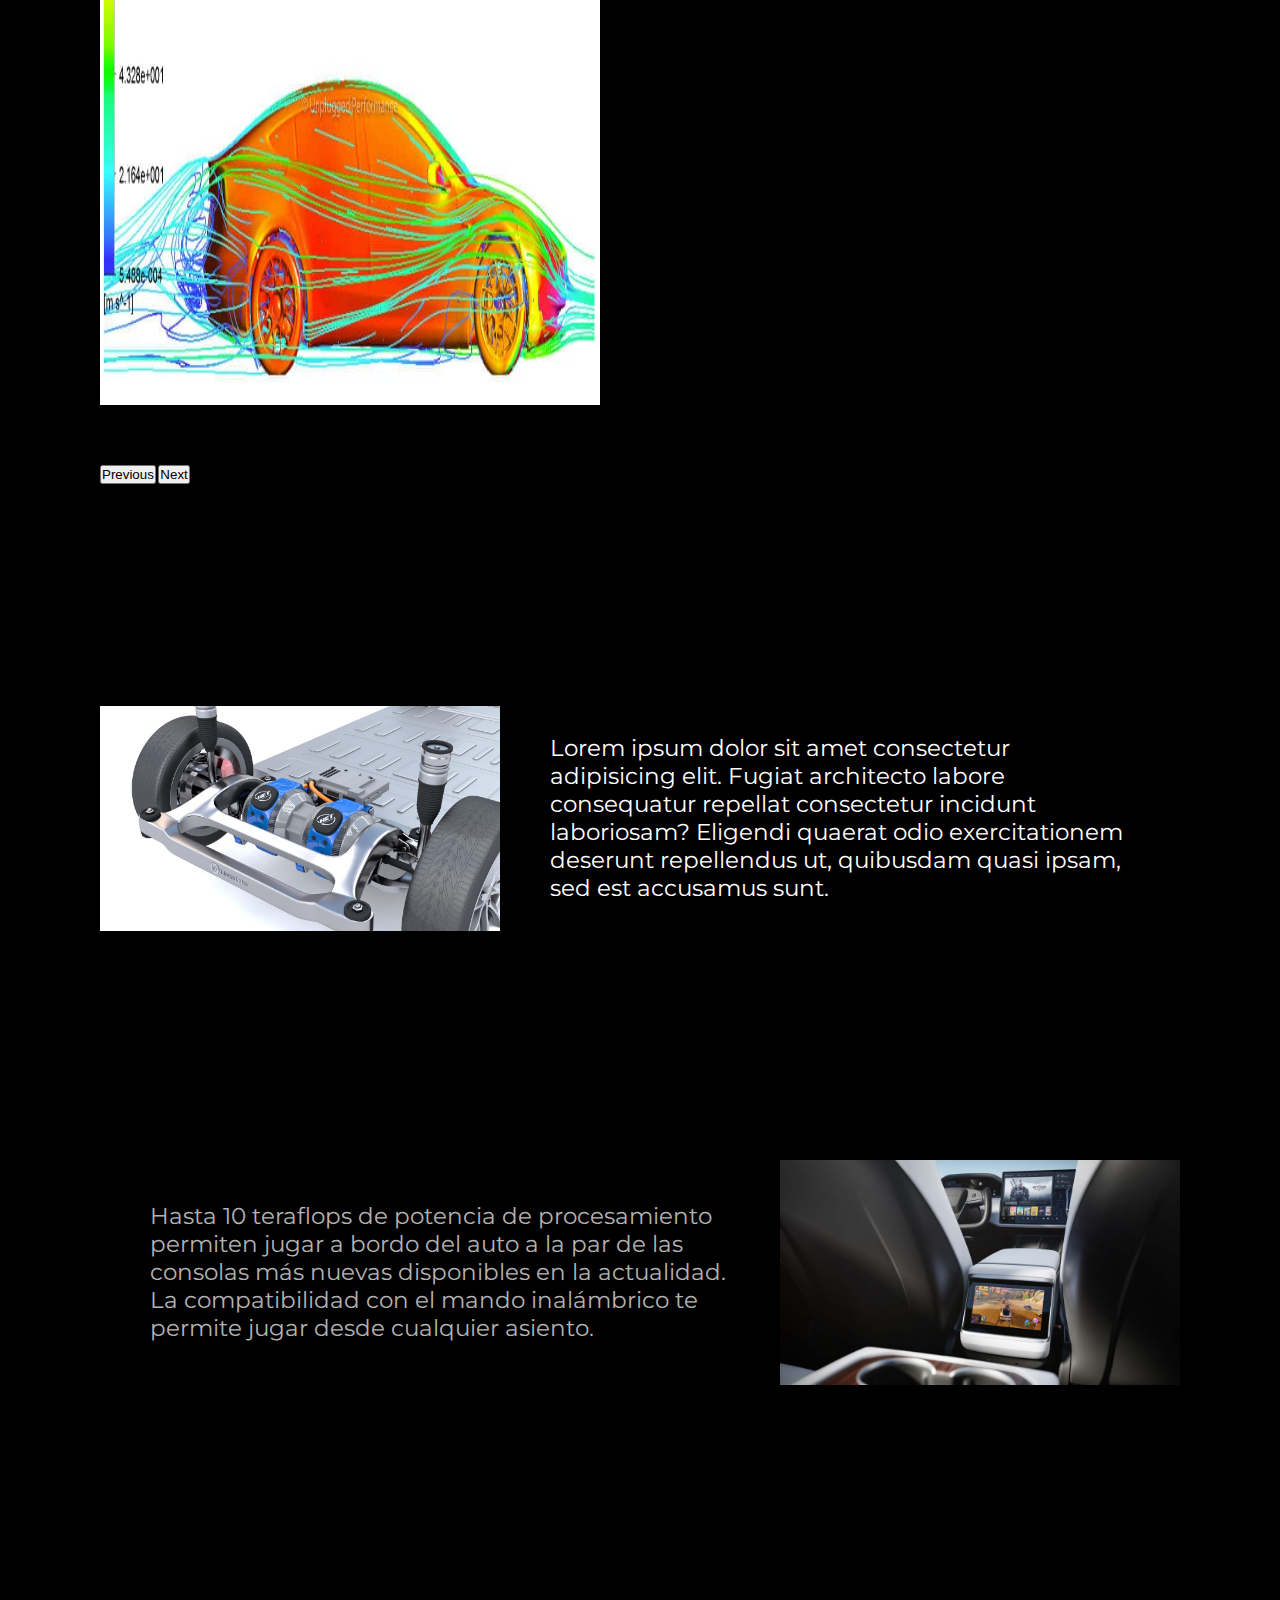
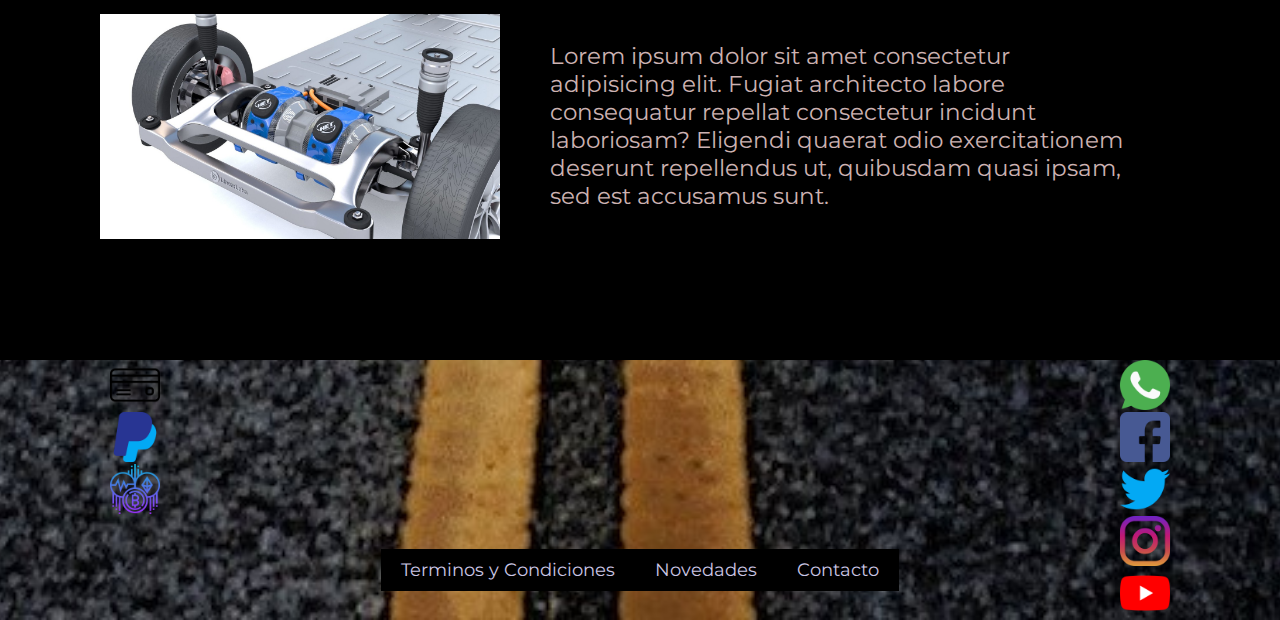
<file: Pages/Model S.html>
<!DOCTYPE html>
<html lang="en">
    <head>
        <meta charset="UTF-8">
        <meta http-equiv="X-UA-Compatible" content="IE=edge">
        <meta name="viewport" content="width=device-width, initial-scale=1.0">
        <link rel="preconnect" href="https://fonts.googleapis.com">
        <link rel="preconnect" href="https://fonts.gstatic.com" crossorigin>
        <link href="https://fonts.googleapis.com/css2?family=Montserrat:wght@300&display=swap" rel="stylesheet">
        <link href="https://fonts.googleapis.com/css2?family=Lato:wght@700&display=swap" rel="stylesheet">
        <link href="https://cdn.jsdelivr.net/npm/bootstrap@5.0.2/dist/css/bootstrap.min.css" rel="stylesheet" integrity="sha384-EVSTQN3/azprG1Anm3QDgpJLIm9Nao0Yz1ztcQTwFspd3yD65VohhpuuCOmLASjC" crossorigin="anonymous">
        <link
        rel="stylesheet"
        href="https://cdnjs.cloudflare.com/ajax/libs/animate.css/4.1.1/animate.min.css"
        />
        <link rel="icon" type="image/png" href="favicon-16x16.png" sizes="16x16" />
        <link rel="stylesheet" href="../Styles/style.css"/>
        <meta name="description" content="El Model S está creado para proporcionar velocidad y resistencia, una aceleración Ludicrous, rendimiento incomparable y una elegante estética.">
        <meta name="keyworks" content="Tesla, Autos, Electrico, Ecología, Renovable, Model S, Model 3, Model X">
        <title>Model S</title>
    </head>
<body>
    <header>
        <nav class="navbar fixed-top navbar-expand-lg navbar-light animate__animated animate__backInDown">
            <div class="container-fluid">
                <a class="navbar-brand" href="../index.html"><img src="../Imagenes/Test Logo.png" alt="" class="logo">
                </a>
                <button class="navbar-toggler" type="button" data-bs-toggle="collapse" data-bs-target="#navbarNav" aria-controls="navbarNav" aria-expanded="false" aria-label="Toggle navigation">
                <span class="navbar-toggler-icon"></span>
                </button>
                <div class="collapse navbar-collapse navbar-li" id="navbarNav">
                    <ul class="navbar-nav text-center">
                        <li class="nav-item">
                        <a class="nav-link active" aria-current="page" href="../Pages/Model S.html">Model S</a>
                        </li>
                        <li class="nav-item">
                        <a class="nav-link active" href="../Pages/Model 3.html">Model 3</a>
                        </li>
                        <li class="nav-item">
                        <a class="nav-link active" href="../Pages/Model X.html">Model X</a>
                        </li>
                    </ul>
                    
                </div>
                <div class="collapse navbar-collapse navbar-li" id="navbarNav">
                        <ul class="navbar-nav text-center">
                            <li class="nav-item">
                                <a class="nav-link active" aria-current="page" href="../Pages/Tienda.html">Tienda</a>
                            </li>
                        </ul>
                    </div>
            </div>
            
        </nav>
    </header>

    <section>
        <div class="articulo1"> <!-- Bloque -->
            <h1>Model S</h1>
        </div>
    </section>
    
    <section>
        <div class="modelSInteriorText">
            <h2>Interior Rediseñado</h2>
        </div>
    </section>

    <section>
        <div class="modelSInterior">
        </div>
    </section>

    <div id="carouselExampleCaptions" class="carousel slide cambioCarousel" data-bs-ride="carousel">
        <div class="carousel-indicators">
            <button type="button" data-bs-target="#carouselExampleCaptions" data-bs-slide-to="0" class="active" aria-current="true" aria-label="Slide 1"></button>
            <button type="button" data-bs-target="#carouselExampleCaptions" data-bs-slide-to="1" aria-label="Slide 2"></button>
            <button type="button" data-bs-target="#carouselExampleCaptions" data-bs-slide-to="2" aria-label="Slide 3"></button>
        </div>
        <div class="carousel-inner">
            <div class="carousel-item active">
            <img src="../Imagenes/monitor.jfif" class="d-block w-100" alt="..." width="500px" height="600px">
            <div class="carousel-caption d-none d-md-block">
                <h2>Pantalla Cinemática de 17 pulgadas</h2>
                <p>Con una resolución de 2200 x 1300, nuestra pantalla ofrece una calidad excepcional.</p>
            </div>
        </div>
        <div class="carousel-item">
            <img src="../Imagenes/volante.jfif" class="d-block w-100" alt="..." width="500px" height="600px">
            <div class="carousel-caption d-none d-md-block">
                <h2>Volante Ergonomico</h2>
                <p>Manejo inigualable</p>
            </div>
        </div>
        <div class="carousel-item">
            <img src="../Imagenes/Model-s-Aero.jpg" class="d-block w-100" alt="..." width="500px" height="600px">
            <div class="carousel-caption d-none d-md-block">
                <h2>Diseño Aerodinamico</h2>
                <p>Rapidez Excepcional</p>
            </div>
        </div>
        </div>
        <button class="carousel-control-prev" type="button" data-bs-target="#carouselExampleCaptions" data-bs-slide="prev">
            <span class="carousel-control-prev-icon" aria-hidden="true"></span>
            <span class="visually-hidden">Previous</span>
        </button>
        <button class="carousel-control-next" type="button" data-bs-target="#carouselExampleCaptions" data-bs-slide="next">
            <span class="carousel-control-next-icon" aria-hidden="true"></span>
            <span class="visually-hidden">Next</span>
        </button>
    </div>

    <div class="modelCaracts">
        <img src="../Imagenes/ImagenMotores.jpg" alt="" width="400px">
        <p>Lorem ipsum dolor sit amet consectetur adipisicing elit. Fugiat architecto labore consequatur repellat consectetur incidunt laboriosam? Eligendi quaerat odio exercitationem deserunt repellendus ut, quibusdam quasi ipsam, sed est accusamus sunt.</p>
    </div>

    <div class="modelCaracts1">
        <p class="pCaracts">Hasta 10 teraflops de potencia de procesamiento permiten jugar a bordo del auto a la par de las consolas más nuevas disponibles en la actualidad. La compatibilidad con el mando inalámbrico te permite jugar desde cualquier asiento.</p>
        <img src="../Imagenes/juegos.jfif" alt="" width="400px"  class="imgCaracts">
    </div>

    <div class="modelCaracts2">
        <img src="../Imagenes/ImagenMotores.jpg" alt="" width="400px">
        <p>Lorem ipsum dolor sit amet consectetur adipisicing elit. Fugiat architecto labore consequatur repellat consectetur incidunt laboriosam? Eligendi quaerat odio exercitationem deserunt repellendus ut, quibusdam quasi ipsam, sed est accusamus sunt.</p>
    </div>


    <footer>
        <section>
            <ul>
                <li>
                    <img src="../Imagenes/credit-card.png" alt="Logo tarjetas" width="50px">
                </li>
                <li>
                    <img src="../Imagenes/paypal.png" alt="Logo paypal" width="50px">
                </li>
                <li>
                    <img src="../Imagenes/cryptocurrency.png" alt="Logo criptomonedas" width="50px">
                </li>
            </ul>    
        </section>


        <div class="divcentro">
            <section class="spotify">
                <iframe src="https://open.spotify.com/embed/playlist/7KdVpCHen3ePYlcwPlkQZY" width="60%" height="100" frameBorder="0" allowtransparency="true" allow="encrypted-media">
                </iframe>
            </section>

    
            <nav class="navfooter">
                <ul class="navbar-ul">
                    <li class="navbar-li">
                        <a href="../Pages/Terminos y Condiciones.html">Terminos y Condiciones</a>
                    </li>
                    <li class="navbar-li">
                        <a href="../Pages/Novedades.html">Novedades</a>
                    </li>
                    <li class="navbar-li">
                        <a href="../Pages/Contacto.html">Contacto</a>
                    </li>
                </ul>    
            </nav>
        </div>
    
        <div class="redes">
            <ul>
                <li>
                    <a href="https://www.whatsapp.com" target="_blank" title="Whatsapp"><img src="../Imagenes/whatsapp.png" alt="logo whatsapp" width="50px"/></a>
                </li>

                <li>
                    <a href="https://www.facebook.com/facebook" target="_blank" title="Facebook"><img src="../Imagenes/facebook.png" alt="logo facebook" width="50px"/></a>
                </li>

                <li>
                    <a href="https://www.twitter.com/twitter/" target="_blank" title="Twitter"><img src="../Imagenes/twitter.png" alt="logo twitter" width="50px"/></a>
                </li>

                <li>
                    <a href="https://www.instagram.com/instagram/" target="_blank" title="Instagram"><img src="../Imagenes/instagram.png" alt="logo instagram" width="50px"/></a>
                </li>

                <li>
                    <a href="https://www.youtube.com/youtube/" target="_blank" title="Youtube"><img src="../Imagenes/youtube.png" alt="logo youtube" width="50px"/></a>
                </li>
            </ul>
        </div>
    </footer>
    <script src="https://cdn.jsdelivr.net/npm/bootstrap@5.0.2/dist/js/bootstrap.bundle.min.js" integrity="sha384-MrcW6ZMFYlzcLA8Nl+NtUVF0sA7MsXsP1UyJoMp4YLEuNSfAP+JcXn/tWtIaxVXM" crossorigin="anonymous"></script>

</body>
</html>
</file>
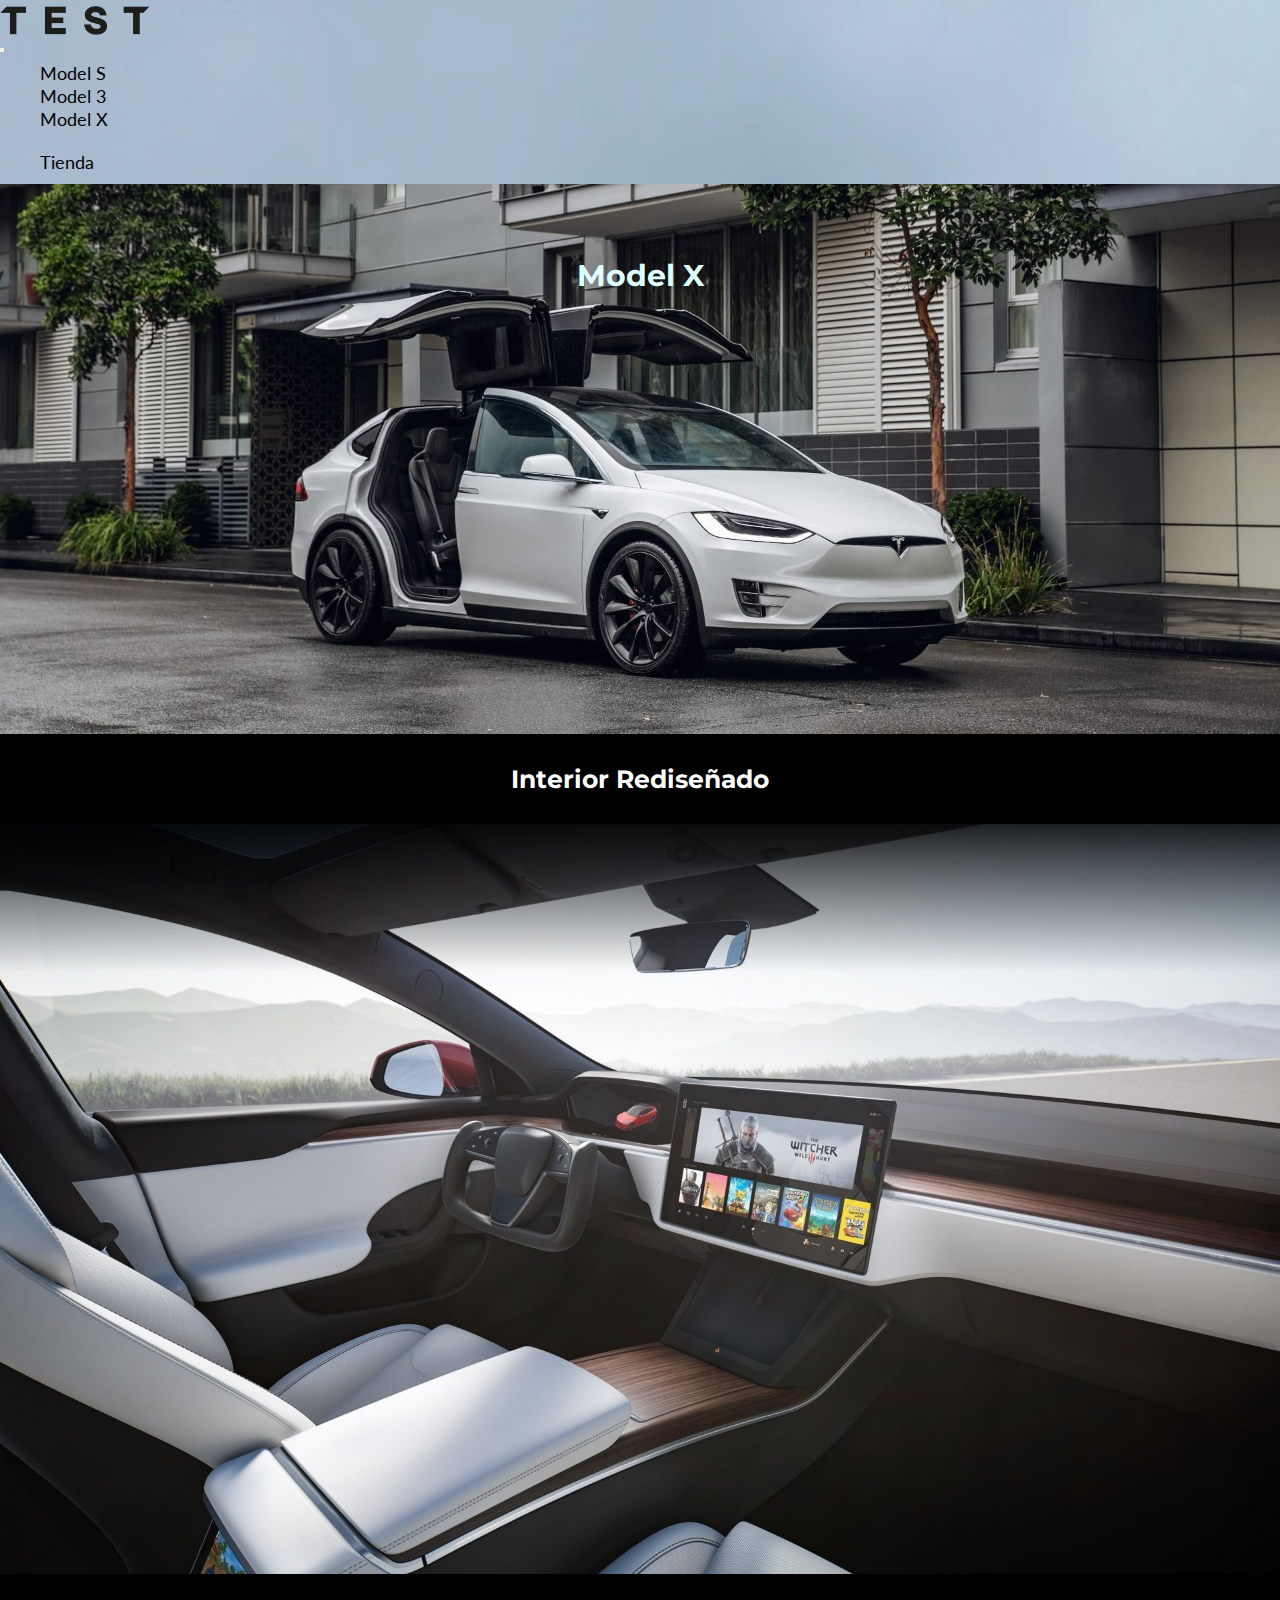
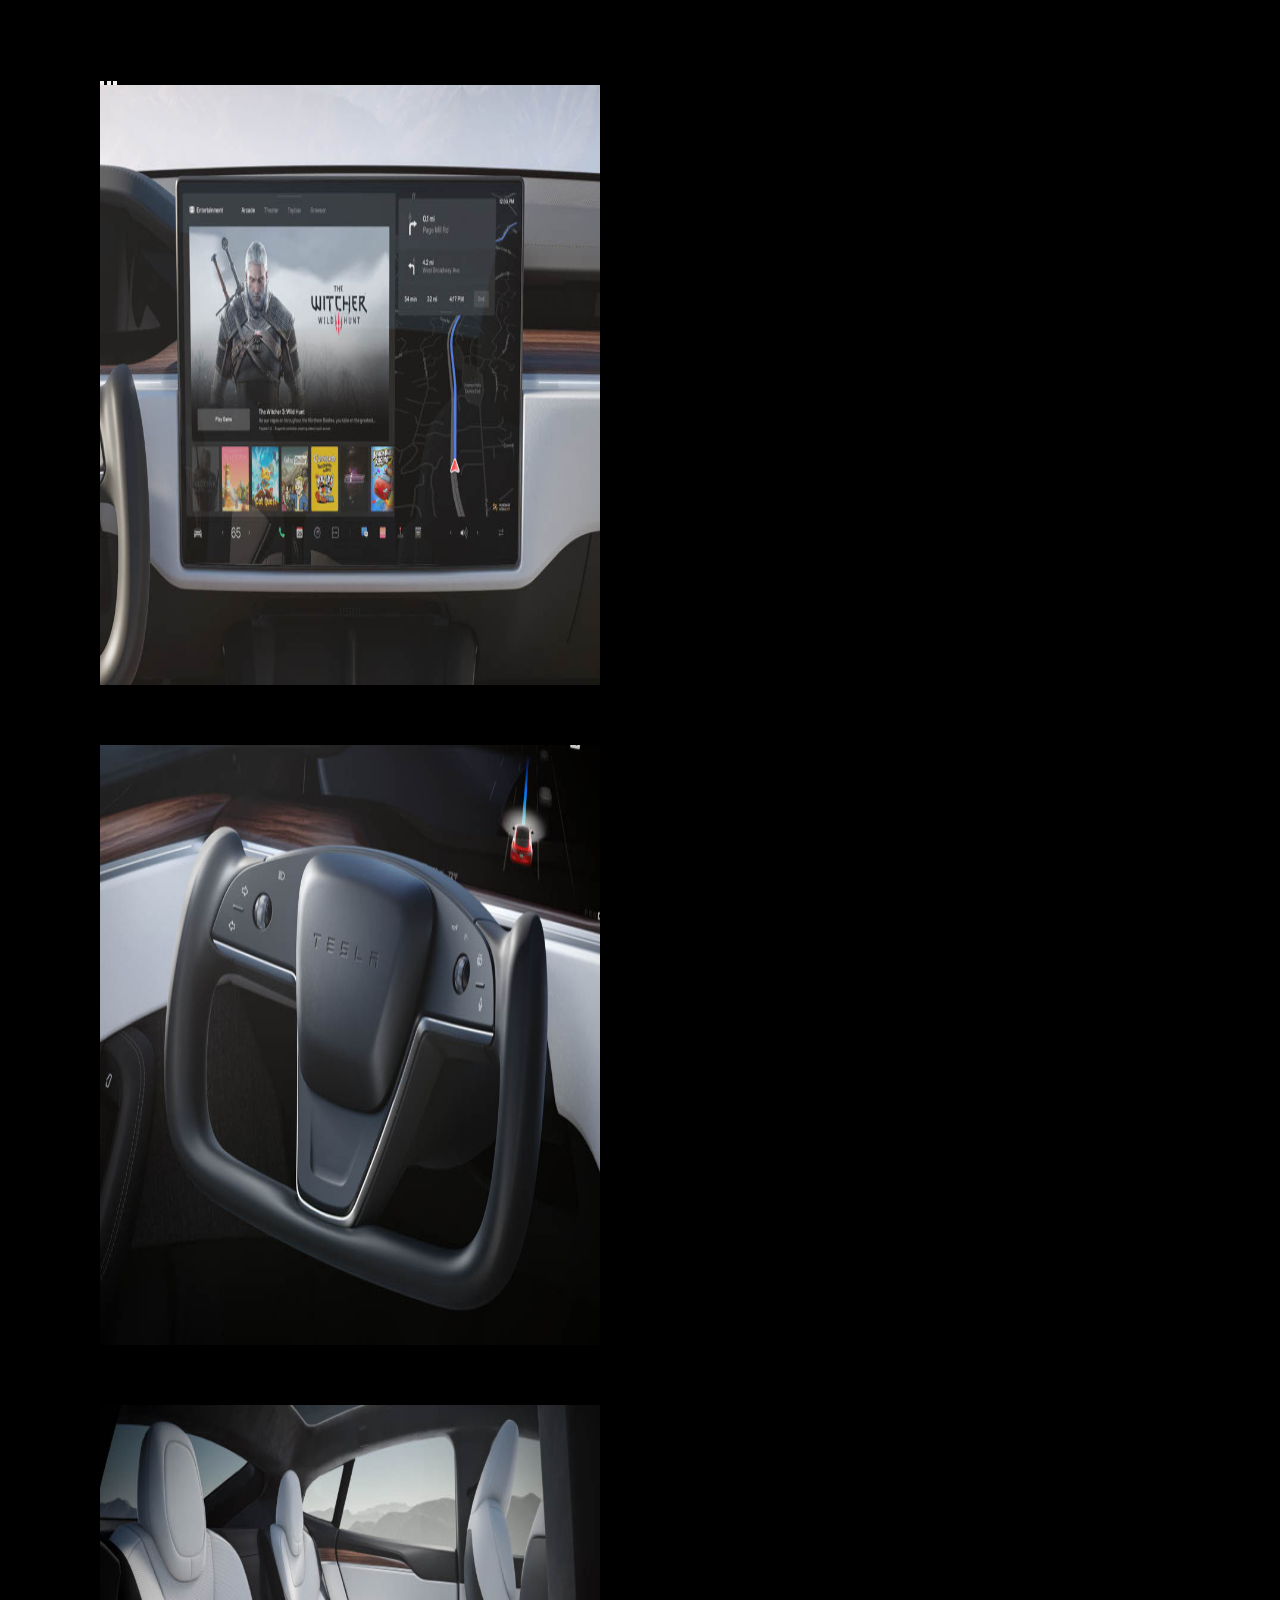
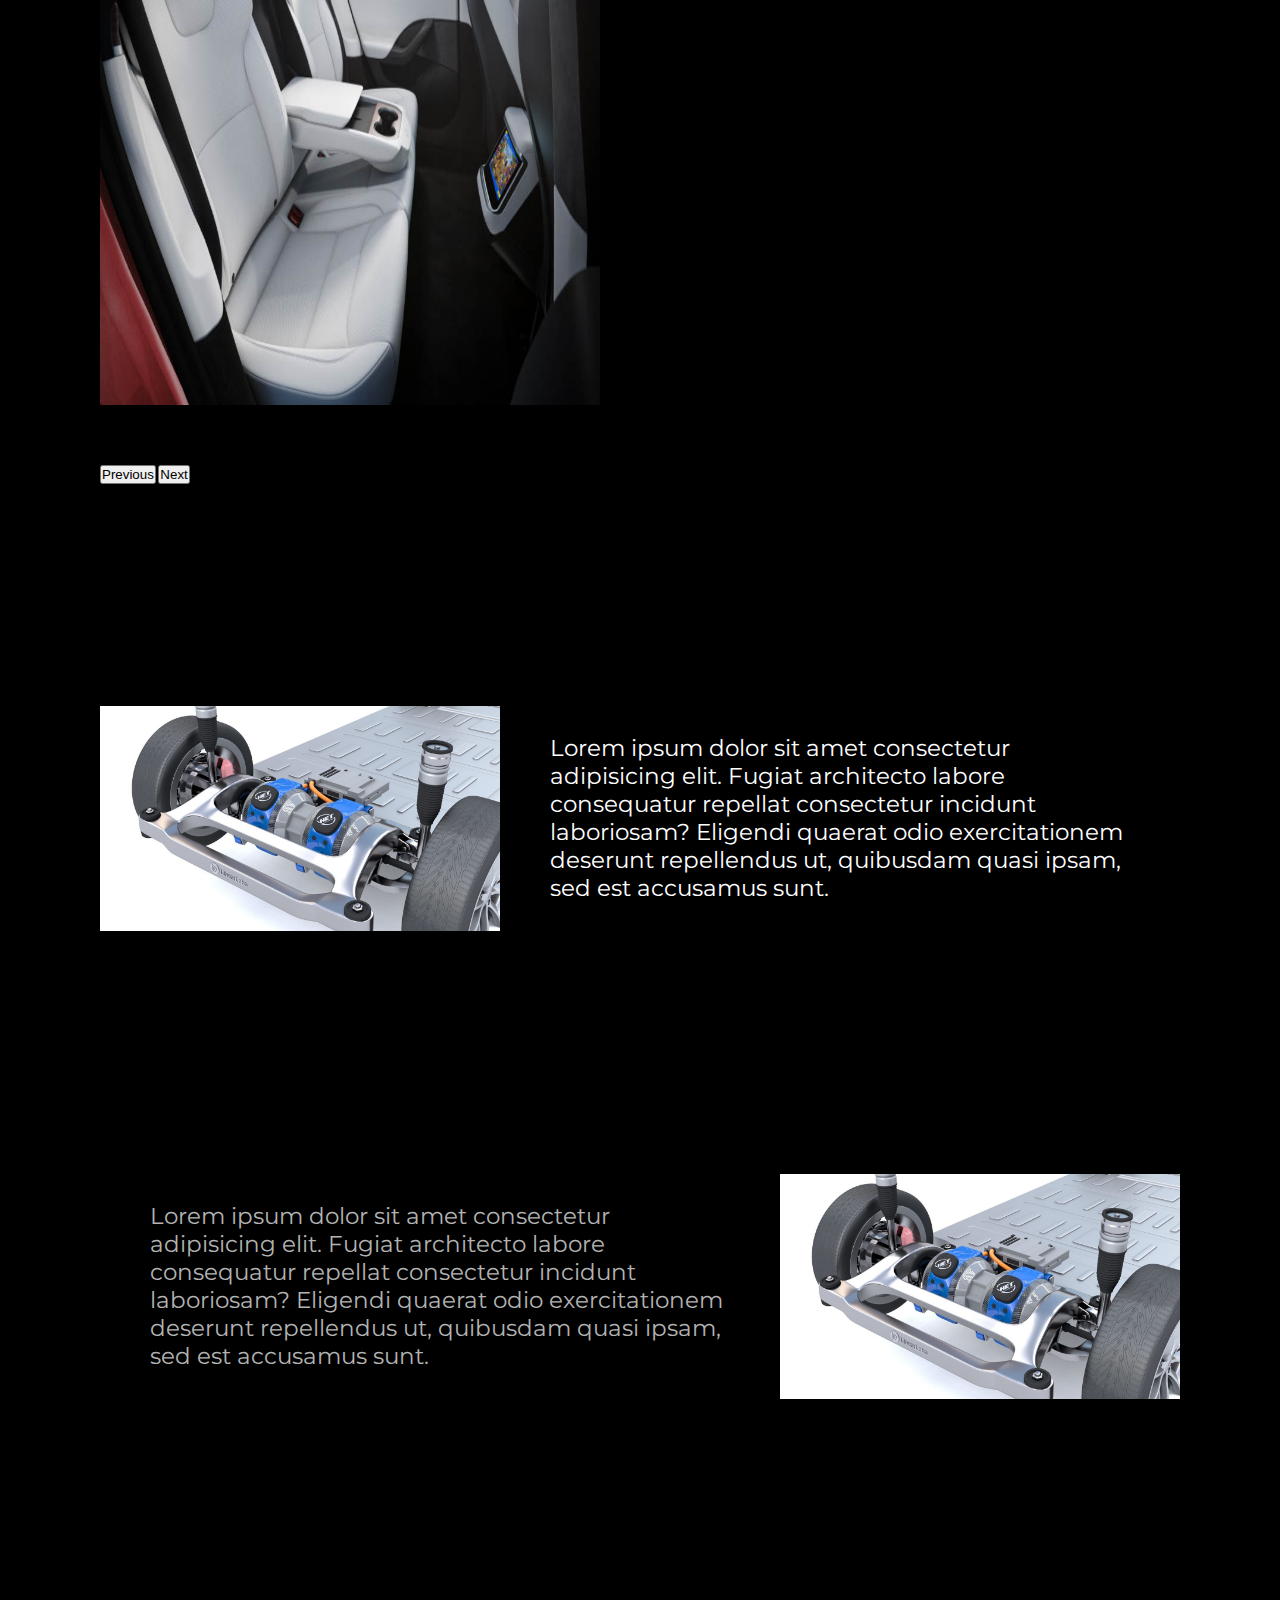
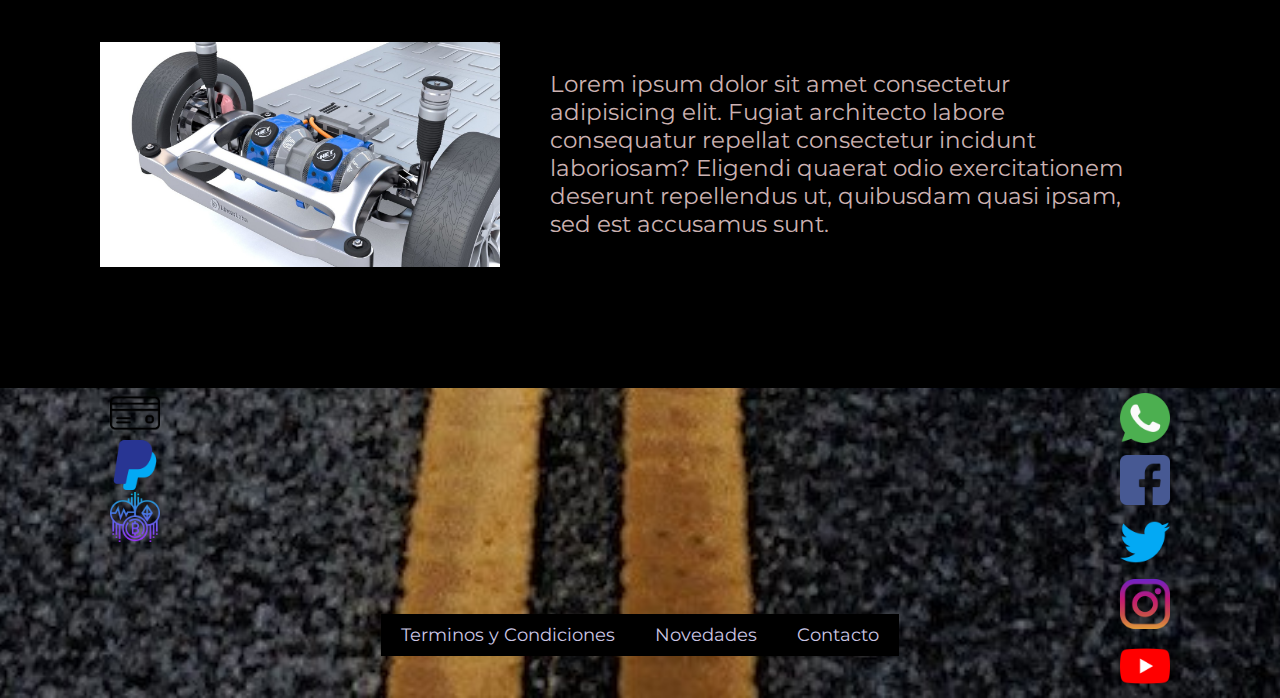
<file: Pages/Model X.html>
<!DOCTYPE html>
<html lang="en">
    <head>
        <meta charset="UTF-8">
        <meta http-equiv="X-UA-Compatible" content="IE=edge">
        <meta name="viewport" content="width=device-width, initial-scale=1.0">
        <link rel="preconnect" href="https://fonts.googleapis.com">
        <link rel="preconnect" href="https://fonts.gstatic.com" crossorigin>
        <link href="https://fonts.googleapis.com/css2?family=Montserrat:wght@300&display=swap" rel="stylesheet">
        <link href="https://fonts.googleapis.com/css2?family=Lato:wght@700&display=swap" rel="stylesheet">
        <link href="https://cdn.jsdelivr.net/npm/bootstrap@5.0.2/dist/css/bootstrap.min.css" rel="stylesheet" integrity="sha384-EVSTQN3/azprG1Anm3QDgpJLIm9Nao0Yz1ztcQTwFspd3yD65VohhpuuCOmLASjC" crossorigin="anonymous">
        <link
        rel="stylesheet"
        href="https://cdnjs.cloudflare.com/ajax/libs/animate.css/4.1.1/animate.min.css"
        />
        <link rel="icon" type="image/png" href="favicon-16x16.png" sizes="16x16" />
        <link rel="stylesheet" href="../Styles/style.css"/>
        <meta name="description" content="El Model S está creado para proporcionar velocidad y resistencia, una aceleración Ludicrous, rendimiento incomparable y una elegante estética.">
        <meta name="keyworks" content="Tesla, Autos, Electrico, Ecología, Renovable, Model S, Model 3, Model X">
        <title>Model S</title>
    </head>
<body>
    <header>
        <nav class="navbar fixed-top navbar-expand-lg navbar-light animate__animated animate__backInDown">
            <div class="container-fluid">
                <a class="navbar-brand" href="../index.html"><img src="../Imagenes/Test Logo.png" alt="" class="logo">
                </a>
                <button class="navbar-toggler" type="button" data-bs-toggle="collapse" data-bs-target="#navbarNav" aria-controls="navbarNav" aria-expanded="false" aria-label="Toggle navigation">
                <span class="navbar-toggler-icon"></span>
                </button>
                <div class="collapse navbar-collapse navbar-li" id="navbarNav">
                    <ul class="navbar-nav text-center">
                        <li class="nav-item">
                        <a class="nav-link active" aria-current="page" href="../Pages/Model S.html">Model S</a>
                        </li>
                        <li class="nav-item">
                        <a class="nav-link active" href="../Pages/Model 3.html">Model 3</a>
                        </li>
                        <li class="nav-item">
                        <a class="nav-link active" href="../Pages/Model X.html">Model X</a>
                        </li>
                    </ul>
                    
                </div>
                <div class="collapse navbar-collapse navbar-li" id="navbarNav">
                        <ul class="navbar-nav text-center">
                            <li class="nav-item">
                                <a class="nav-link active" aria-current="page" href="../Pages/Tienda.html">Tienda</a>
                            </li>
                        </ul>
                    </div>
            </div>
            
        </nav>
    </header>

    <section >
        <div class="articulo3"> <!-- Bloque -->
            <h1>Model X</h1>
        </div>
    </section>
    
    <section>
        <div class="modelXInteriorText">
            <h2>Interior Rediseñado</h2>
        </div>
    </section>

    <section>
        <div class="modelXInterior">
        </div>
    </section>


    <div id="carouselExampleCaptions" class="carousel slide cambioCarousel" data-bs-ride="carousel">
        <div class="carousel-indicators">
            <button type="button" data-bs-target="#carouselExampleCaptions" data-bs-slide-to="0" class="active" aria-current="true" aria-label="Slide 1"></button>
            <button type="button" data-bs-target="#carouselExampleCaptions" data-bs-slide-to="1" aria-label="Slide 2"></button>
            <button type="button" data-bs-target="#carouselExampleCaptions" data-bs-slide-to="2" aria-label="Slide 3"></button>
        </div>
        <div class="carousel-inner">
            <div class="carousel-item active">
            <img src="../Imagenes/monitor.jfif" class="d-block w-100" alt="..." width="500px" height="600px">
            <div class="carousel-caption d-none d-md-block">
                <h2>Pantalla Cinemática de 17 pulgadas</h2>
                <p>Con una resolución de 2200 x 1300, nuestra pantalla ofrece una calidad excepcional.</p>
            </div>
        </div>
        <div class="carousel-item">
            <img src="../Imagenes/volante.jfif" class="d-block w-100" alt="..." width="500px" height="600px">
            <div class="carousel-caption d-none d-md-block">
                <h2>Volante Ergonomico</h2>
                <p>Manejo inigualable</p>
            </div>
        </div>
        <div class="carousel-item">
            <img src="../Imagenes/asientos.jfif" class="d-block w-100" alt="..." width="500px" height="600px">
            <div class="carousel-caption d-none d-md-block">
                <h2>Asientos Traseros Renovados</h2>
                <p>Ofrece una mayor comodida y limpieza</p>
            </div>
        </div>
        </div>
        <button class="carousel-control-prev" type="button" data-bs-target="#carouselExampleCaptions" data-bs-slide="prev">
            <span class="carousel-control-prev-icon" aria-hidden="true"></span>
            <span class="visually-hidden">Previous</span>
        </button>
        <button class="carousel-control-next" type="button" data-bs-target="#carouselExampleCaptions" data-bs-slide="next">
            <span class="carousel-control-next-icon" aria-hidden="true"></span>
            <span class="visually-hidden">Next</span>
        </button>
    </div>

    <div class="modelCaracts">
        <img src="../Imagenes/ImagenMotores.jpg" alt="" width="400px">
        <p>Lorem ipsum dolor sit amet consectetur adipisicing elit. Fugiat architecto labore consequatur repellat consectetur incidunt laboriosam? Eligendi quaerat odio exercitationem deserunt repellendus ut, quibusdam quasi ipsam, sed est accusamus sunt.</p>
    </div>

    <div class="modelCaracts1">
        <p class="pCaracts">Lorem ipsum dolor sit amet consectetur adipisicing elit. Fugiat architecto labore consequatur repellat consectetur incidunt laboriosam? Eligendi quaerat odio exercitationem deserunt repellendus ut, quibusdam quasi ipsam, sed est accusamus sunt.</p>
        <img src="../Imagenes/ImagenMotores.jpg" alt="" width="400px"  class="imgCaracts">
    </div>

    <div class="modelCaracts2">
        <img src="../Imagenes/ImagenMotores.jpg" alt="" width="400px">
        <p>Lorem ipsum dolor sit amet consectetur adipisicing elit. Fugiat architecto labore consequatur repellat consectetur incidunt laboriosam? Eligendi quaerat odio exercitationem deserunt repellendus ut, quibusdam quasi ipsam, sed est accusamus sunt.</p>
    </div>


    <footer>
        <section>
            <ul>
                <li>
                    <img src="../Imagenes/credit-card.png" alt="Logo tarjetas" width="50px">
                </li>
                <li>
                    <img src="../Imagenes/paypal.png" alt="Logo paypal" width="50px">
                </li>
                <li>
                    <img src="../Imagenes/cryptocurrency.png" alt="Logo criptomonedas" width="50px">
                </li>
            </ul>    
        </section>


        <div class="divcentro">
            <section class="spotify">
                <iframe src="https://open.spotify.com/embed/playlist/7KdVpCHen3ePYlcwPlkQZY" width="60%" height="100" frameBorder="0" allowtransparency="true" allow="encrypted-media">
                </iframe>
            </section>

    
            <nav class="navfooter">
                <ul class="navbar-ul">
                    <li class="navbar-li">
                        <a href="../Pages/Terminos y Condiciones.html">Terminos y Condiciones</a>
                    </li>
                    <li class="navbar-li">
                        <a href="../Pages/Novedades.html">Novedades</a>
                    </li>
                    <li class="navbar-li">
                        <a href="../Pages/Contacto.html">Contacto</a>
                    </li>
                </ul>    
            </nav>
        </div>
    
        <div class="redes">
            <ul>
                <li class="what">
                    <a href="https://www.whatsapp.com" target="_blank" title="Whatsapp"><img src="../Imagenes/whatsapp.png" alt="logo whatsapp" width="50px"/></a>
                </li>

                <li class="face">
                    <a href="https://www.facebook.com/facebook" target="_blank" title="Facebook"><img src="../Imagenes/facebook.png" alt="logo facebook" width="50px"/></a>
                </li>

                <li class="twi">
                    <a href="https://www.twitter.com/twitter/" target="_blank" title="Twitter"><img src="../Imagenes/twitter.png" alt="logo twitter" width="50px"/></a>
                </li>

                <li class="insta">
                    <a href="https://www.instagram.com/instagram/" target="_blank" title="Instagram"><img src="../Imagenes/instagram.png" alt="logo instagram" width="50px"/></a>
                </li>

                <li class="you">
                    <a href="https://www.youtube.com/youtube/" target="_blank" title="Youtube"><img src="../Imagenes/youtube.png" alt="logo youtube" width="50px"/></a>
                </li>
            </ul>
        </div>
    </footer>
    <script src="https://cdn.jsdelivr.net/npm/bootstrap@5.0.2/dist/js/bootstrap.bundle.min.js" integrity="sha384-MrcW6ZMFYlzcLA8Nl+NtUVF0sA7MsXsP1UyJoMp4YLEuNSfAP+JcXn/tWtIaxVXM" crossorigin="anonymous"></script>

</body>
</html>
</file>
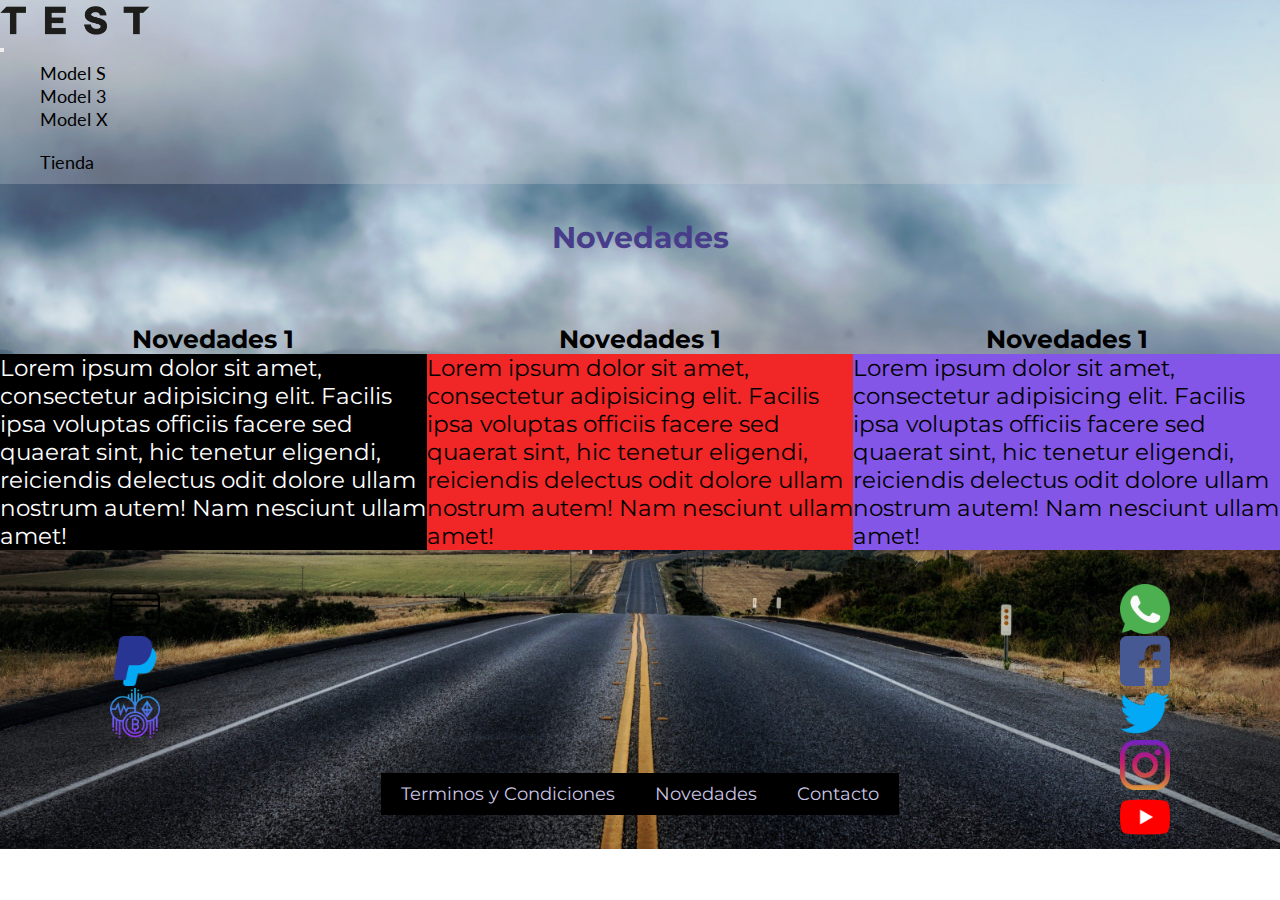
<file: Pages/Novedades.html>
<!DOCTYPE html>
<html lang="en">
    <head>
        <meta charset="UTF-8">
        <meta http-equiv="X-UA-Compatible" content="IE=edge">
        <meta name="viewport" content="width=device-width, initial-scale=1.0">
        <link rel="preconnect" href="https://fonts.googleapis.com">
        <link rel="preconnect" href="https://fonts.gstatic.com" crossorigin>
        <link href="https://fonts.googleapis.com/css2?family=Montserrat:wght@300&display=swap" rel="stylesheet">
        <link href="https://fonts.googleapis.com/css2?family=Lato:wght@700&display=swap" rel="stylesheet">
        <link href="https://cdn.jsdelivr.net/npm/bootstrap@5.0.2/dist/css/bootstrap.min.css" rel="stylesheet" integrity="sha384-EVSTQN3/azprG1Anm3QDgpJLIm9Nao0Yz1ztcQTwFspd3yD65VohhpuuCOmLASjC" crossorigin="anonymous">
        <link
        rel="stylesheet"
        href="https://cdnjs.cloudflare.com/ajax/libs/animate.css/4.1.1/animate.min.css"
        />
        <link rel="icon" type="image/png" href="favicon-16x16.png" sizes="16x16" />
        <link rel="stylesheet" href="../Styles/style.css"/>
        <meta name="description" content="El Model S está creado para proporcionar velocidad y resistencia, una aceleración Ludicrous, rendimiento incomparable y una elegante estética.">
        <meta name="keyworks" content="Tesla, Autos, Electrico, Ecología, Renovable, Model S, Model 3, Model X">
        <title>Model S</title>
    </head>
<body>
    <header>
        <nav class="navbar fixed-top navbar-expand-lg navbar-light animate__animated animate__backInDown">
            <div class="container-fluid">
                <a class="navbar-brand" href="../index.html"><img src="../Imagenes/Test Logo.png" alt="" class="logo">
                </a>
                <button class="navbar-toggler" type="button" data-bs-toggle="collapse" data-bs-target="#navbarNav" aria-controls="navbarNav" aria-expanded="false" aria-label="Toggle navigation">
                <span class="navbar-toggler-icon"></span>
                </button>
                <div class="collapse navbar-collapse navbar-li" id="navbarNav">
                    <ul class="navbar-nav text-center">
                        <li class="nav-item">
                        <a class="nav-link active" aria-current="page" href="../Pages/Model S.html">Model S</a>
                        </li>
                        <li class="nav-item">
                        <a class="nav-link active" href="../Pages/Model 3.html">Model 3</a>
                        </li>
                        <li class="nav-item">
                        <a class="nav-link active" href="../Pages/Model X.html">Model X</a>
                        </li>
                    </ul>
                    
                </div>
                <div class="collapse navbar-collapse navbar-li" id="navbarNav">
                        <ul class="navbar-nav text-center">
                            <li class="nav-item">
                                <a class="nav-link active" aria-current="page" href="../Pages/Tienda.html">Tienda</a>
                            </li>
                        </ul>
                    </div>
            </div>
            
        </nav>
    </header>


    <div class="novedades">
        <section>
            <h1>Novedades</h1>
        </section>
    <!--Aqui van las novedades-->
        <div class="novedades0">
            <section class="novedades1">
                <h2>Novedades 1</h2>
                <p>Lorem ipsum dolor sit amet, consectetur adipisicing elit. Facilis ipsa voluptas officiis facere sed quaerat sint, hic tenetur eligendi, reiciendis delectus odit dolore ullam nostrum autem! Nam nesciunt ullam amet!</p>
            </section>

            <section class="novedades2">
                <h2>Novedades 1</h2>
                <p>Lorem ipsum dolor sit amet, consectetur adipisicing elit. Facilis ipsa voluptas officiis facere sed quaerat sint, hic tenetur eligendi, reiciendis delectus odit dolore ullam nostrum autem! Nam nesciunt ullam amet!</p>
            </section>

            <section class="novedades3">
                <h2>Novedades 1</h2>
                <p>Lorem ipsum dolor sit amet, consectetur adipisicing elit. Facilis ipsa voluptas officiis facere sed quaerat sint, hic tenetur eligendi, reiciendis delectus odit dolore ullam nostrum autem! Nam nesciunt ullam amet!</p>
            </section>
        </div>
    </div>


    <footer>
        <section>
            <ul>
                <li>
                    <img src="../Imagenes/credit-card.png" alt="Logo tarjetas" width="50px">
                </li>
                <li>
                    <img src="../Imagenes/paypal.png" alt="Logo paypal" width="50px">
                </li>
                <li>
                    <img src="../Imagenes/cryptocurrency.png" alt="Logo criptomonedas" width="50px">
                </li>
            </ul>    
        </section>


        <div class="divcentro">
            <section class="spotify">
                <iframe src="https://open.spotify.com/embed/playlist/7KdVpCHen3ePYlcwPlkQZY" width="60%" height="100" frameBorder="0" allowtransparency="true" allow="encrypted-media">
                </iframe>
            </section>

    
            <nav class="navfooter">
                <ul class="navbar-ul">
                    <li class="navbar-li">
                        <a href="../Pages/Terminos y Condiciones.html">Terminos y Condiciones</a>
                    </li>
                    <li class="navbar-li">
                        <a href="../Pages/Novedades.html">Novedades</a>
                    </li>
                    <li class="navbar-li">
                        <a href="../Pages/Contacto.html">Contacto</a>
                    </li>
                </ul>    
            </nav>
        </div>
    
        <div class="redes">
            <ul>
                <li>
                    <a href="https://www.whatsapp.com" target="_blank" title="Whatsapp"><img src="../Imagenes/whatsapp.png" alt="logo whatsapp" width="50px"/></a>
                </li>

                <li>
                    <a href="https://www.facebook.com/facebook" target="_blank" title="Facebook"><img src="../Imagenes/facebook.png" alt="logo facebook" width="50px"/></a>
                </li>

                <li>
                    <a href="https://www.twitter.com/twitter/" target="_blank" title="Twitter"><img src="../Imagenes/twitter.png" alt="logo twitter" width="50px"/></a>
                </li>

                <li>
                    <a href="https://www.instagram.com/instagram/" target="_blank" title="Instagram"><img src="../Imagenes/instagram.png" alt="logo instagram" width="50px"/></a>
                </li>

                <li>
                    <a href="https://www.youtube.com/youtube/" target="_blank" title="Youtube"><img src="../Imagenes/youtube.png" alt="logo youtube" width="50px"/></a>
                </li>
            </ul>
        </div>

    </footer>
    
    <script src="https://cdn.jsdelivr.net/npm/bootstrap@5.0.2/dist/js/bootstrap.bundle.min.js" integrity="sha384-MrcW6ZMFYlzcLA8Nl+NtUVF0sA7MsXsP1UyJoMp4YLEuNSfAP+JcXn/tWtIaxVXM" crossorigin="anonymous"></script>
</body>
</html>
</file>
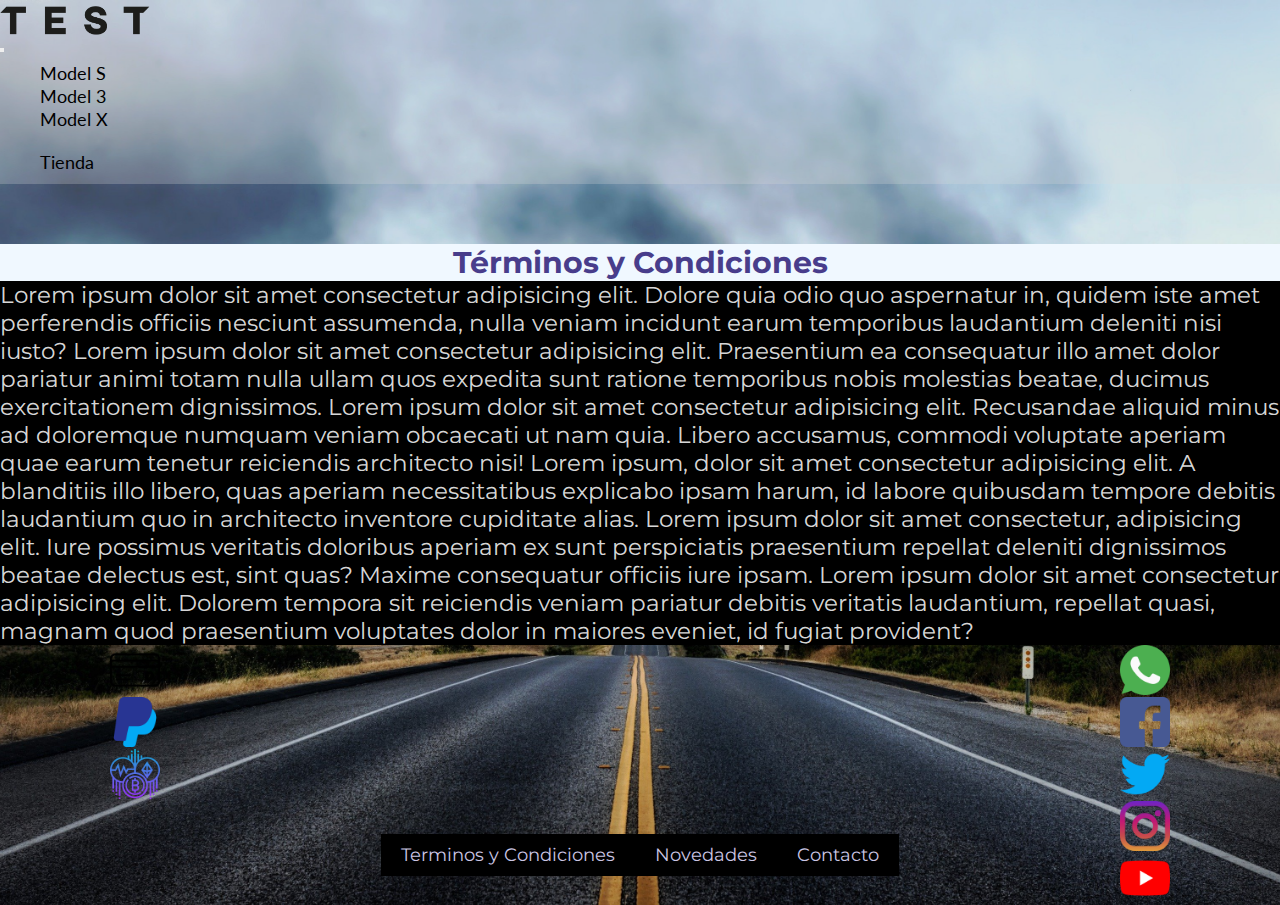
<file: Pages/Terminos y Condiciones.html>
<!DOCTYPE html>
<html lang="en">
    <head>
        <meta charset="UTF-8">
        <meta http-equiv="X-UA-Compatible" content="IE=edge">
        <meta name="viewport" content="width=device-width, initial-scale=1.0">
        <link rel="preconnect" href="https://fonts.googleapis.com">
        <link rel="preconnect" href="https://fonts.gstatic.com" crossorigin>
        <link href="https://fonts.googleapis.com/css2?family=Montserrat:wght@300&display=swap" rel="stylesheet">
        <link href="https://fonts.googleapis.com/css2?family=Lato:wght@700&display=swap" rel="stylesheet">
        <link href="https://cdn.jsdelivr.net/npm/bootstrap@5.0.2/dist/css/bootstrap.min.css" rel="stylesheet" integrity="sha384-EVSTQN3/azprG1Anm3QDgpJLIm9Nao0Yz1ztcQTwFspd3yD65VohhpuuCOmLASjC" crossorigin="anonymous">
        <link
        rel="stylesheet"
        href="https://cdnjs.cloudflare.com/ajax/libs/animate.css/4.1.1/animate.min.css"
        />
        <link rel="icon" type="image/png" href="favicon-16x16.png" sizes="16x16" />
        <link rel="stylesheet" href="../Styles/style.css"/>
        <meta name="description" content="El Model S está creado para proporcionar velocidad y resistencia, una aceleración Ludicrous, rendimiento incomparable y una elegante estética.">
        <meta name="keyworks" content="Tesla, Autos, Electrico, Ecología, Renovable, Model S, Model 3, Model X">
        <title>Model S</title>
    </head>
<body>
    <header id="headerErroneo">
        <nav class="navbar fixed-top navbar-expand-lg navbar-light animate__animated animate__backInDown">
            <div class="container-fluid">
                <a class="navbar-brand" href="../index.html"><img src="../Imagenes/Test Logo.png" alt="" class="logo">
                </a>
                <button class="navbar-toggler" type="button" data-bs-toggle="collapse" data-bs-target="#navbarNav" aria-controls="navbarNav" aria-expanded="false" aria-label="Toggle navigation">
                <span class="navbar-toggler-icon"></span>
                </button>
                <div class="collapse navbar-collapse navbar-li" id="navbarNav">
                    <ul class="navbar-nav text-center">
                        <li class="nav-item">
                        <a class="nav-link active" aria-current="page" href="../Pages/Model S.html">Model S</a>
                        </li>
                        <li class="nav-item">
                        <a class="nav-link active" href="../Pages/Model 3.html">Model 3</a>
                        </li>
                        <li class="nav-item">
                        <a class="nav-link active" href="../Pages/Model X.html">Model X</a>
                        </li>
                    </ul>
                    
                </div>
                <div class="collapse navbar-collapse navbar-li" id="navbarNav">
                        <ul class="navbar-nav text-center">
                            <li class="nav-item">
                                <a class="nav-link active" aria-current="page" href="../Pages/Tienda.html">Tienda</a>
                            </li>
                        </ul>
                    </div>
            </div>
            
        </nav>
    </header>

    <div class="TyCtexto">
        <section>
            <h1>Términos y Condiciones</h1>
        </section>
        
        <section>
            <!--Aqui van los Términos y Condiciones-->
            <p>Lorem ipsum dolor sit amet consectetur adipisicing elit. Dolore quia odio quo aspernatur in, quidem iste amet perferendis officiis nesciunt assumenda, nulla veniam incidunt earum temporibus laudantium deleniti nisi iusto? Lorem ipsum dolor sit amet consectetur adipisicing elit. Praesentium ea consequatur illo amet dolor pariatur animi totam nulla ullam quos expedita sunt ratione temporibus nobis molestias beatae, ducimus exercitationem dignissimos. Lorem ipsum dolor sit amet consectetur adipisicing elit. Recusandae aliquid minus ad doloremque numquam veniam obcaecati ut nam quia. Libero accusamus, commodi voluptate aperiam quae earum tenetur reiciendis architecto nisi! Lorem ipsum, dolor sit amet consectetur adipisicing elit. A blanditiis illo libero, quas aperiam necessitatibus explicabo ipsam harum, id labore quibusdam tempore debitis laudantium quo in architecto inventore cupiditate alias. Lorem ipsum dolor sit amet consectetur, adipisicing elit. Iure possimus veritatis doloribus aperiam ex sunt perspiciatis praesentium repellat deleniti dignissimos beatae delectus est, sint quas? Maxime consequatur officiis iure ipsam. Lorem ipsum dolor sit amet consectetur adipisicing elit. Dolorem tempora sit reiciendis veniam pariatur debitis veritatis laudantium, repellat quasi, magnam quod praesentium voluptates dolor in maiores eveniet, id fugiat provident?</p>
        </section>

    </div>

    <footer>
        <section>
            <ul>
                <li>
                    <img src="../Imagenes/credit-card.png" alt="Logo tarjetas" width="50px">
                </li>
                <li>
                    <img src="../Imagenes/paypal.png" alt="Logo paypal" width="50px">
                </li>
                <li>
                    <img src="../Imagenes/cryptocurrency.png" alt="Logo criptomonedas" width="50px">
                </li>
            </ul>    
        </section>


        <div class="divcentro">
            <section class="spotify">
                <iframe src="https://open.spotify.com/embed/playlist/7KdVpCHen3ePYlcwPlkQZY" width="60%" height="100" frameBorder="0" allowtransparency="true" allow="encrypted-media">
                </iframe>
            </section>

    
            <nav class="navfooter">
                <ul class="navbar-ul">
                    <li class="navbar-li">
                        <a href="../Pages/Terminos y Condiciones.html">Terminos y Condiciones</a>
                    </li>
                    <li class="navbar-li">
                        <a href="../Pages/Novedades.html">Novedades</a>
                    </li>
                    <li class="navbar-li">
                        <a href="../Pages/Contacto.html">Contacto</a>
                    </li>
                </ul>    
            </nav>
        </div>
    
        <div class="redes">
            <ul>
                <li>
                    <a href="https://www.whatsapp.com" target="_blank" title="Whatsapp"><img src="../Imagenes/whatsapp.png" alt="logo whatsapp" width="50px"/></a>
                </li>

                <li>
                    <a href="https://www.facebook.com/facebook" target="_blank" title="Facebook"><img src="../Imagenes/facebook.png" alt="logo facebook" width="50px"/></a>
                </li>

                <li>
                    <a href="https://www.twitter.com/twitter/" target="_blank" title="Twitter"><img src="../Imagenes/twitter.png" alt="logo twitter" width="50px"/></a>
                </li>

                <li>
                    <a href="https://www.instagram.com/instagram/" target="_blank" title="Instagram"><img src="../Imagenes/instagram.png" alt="logo instagram" width="50px"/></a>
                </li>

                <li>
                    <a href="https://www.youtube.com/youtube/" target="_blank" title="Youtube"><img src="../Imagenes/youtube.png" alt="logo youtube" width="50px"/></a>
                </li>
            </ul>
        </div>
    </footer>
    <script src="https://cdn.jsdelivr.net/npm/bootstrap@5.0.2/dist/js/bootstrap.bundle.min.js" integrity="sha384-MrcW6ZMFYlzcLA8Nl+NtUVF0sA7MsXsP1UyJoMp4YLEuNSfAP+JcXn/tWtIaxVXM" crossorigin="anonymous"></script>
</body>
</html>
</file>
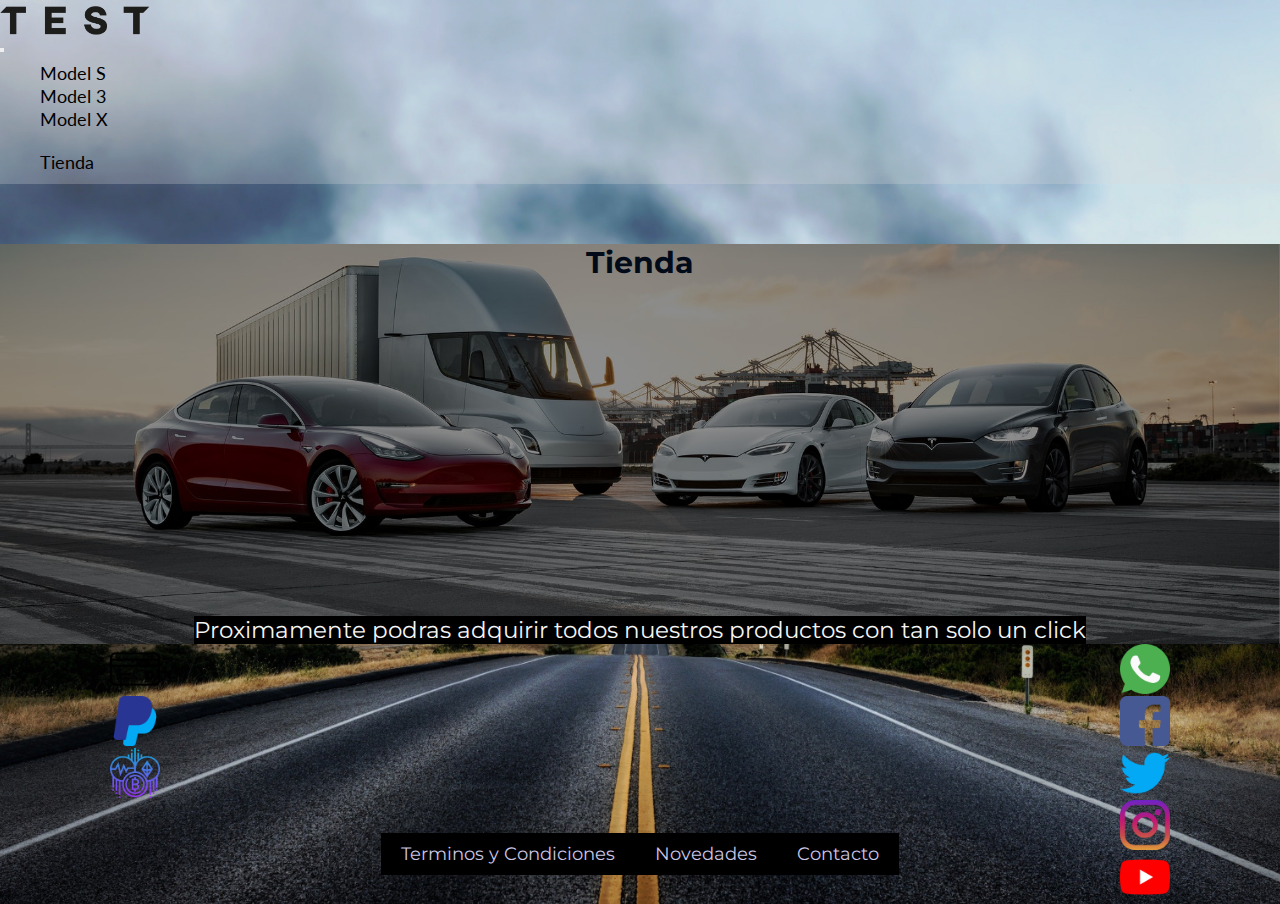
<file: Pages/Tienda.html>
<!DOCTYPE html>
<html lang="en">
    <head>
        <meta charset="UTF-8">
        <meta http-equiv="X-UA-Compatible" content="IE=edge">
        <meta name="viewport" content="width=device-width, initial-scale=1.0">
        <link rel="preconnect" href="https://fonts.googleapis.com">
        <link rel="preconnect" href="https://fonts.gstatic.com" crossorigin>
        <link href="https://fonts.googleapis.com/css2?family=Montserrat:wght@300&display=swap" rel="stylesheet">
        <link href="https://fonts.googleapis.com/css2?family=Lato:wght@700&display=swap" rel="stylesheet">
        <link href="https://cdn.jsdelivr.net/npm/bootstrap@5.0.2/dist/css/bootstrap.min.css" rel="stylesheet" integrity="sha384-EVSTQN3/azprG1Anm3QDgpJLIm9Nao0Yz1ztcQTwFspd3yD65VohhpuuCOmLASjC" crossorigin="anonymous">
        <link
        rel="stylesheet"
        href="https://cdnjs.cloudflare.com/ajax/libs/animate.css/4.1.1/animate.min.css"
        />
        <link rel="icon" type="image/png" href="favicon-16x16.png" sizes="16x16" />
        <link rel="stylesheet" href="../Styles/style.css"/>
        <meta name="description" content="El Model S está creado para proporcionar velocidad y resistencia, una aceleración Ludicrous, rendimiento incomparable y una elegante estética.">
        <meta name="keyworks" content="Tesla, Autos, Electrico, Ecología, Renovable, Model S, Model 3, Model X">
        <title>Model S</title>
    </head>
<body>
    <header id="headerErroneo">
        <nav class="navbar fixed-top navbar-expand-lg navbar-light animate__animated animate__backInDown">
            <div class="container-fluid">
                <a class="navbar-brand" href="../index.html"><img src="../Imagenes/Test Logo.png" alt="" class="logo">
                </a>
                <button class="navbar-toggler" type="button" data-bs-toggle="collapse" data-bs-target="#navbarNav" aria-controls="navbarNav" aria-expanded="false" aria-label="Toggle navigation">
                <span class="navbar-toggler-icon"></span>
                </button>
                <div class="collapse navbar-collapse navbar-li" id="navbarNav">
                    <ul class="navbar-nav text-center">
                        <li class="nav-item">
                        <a class="nav-link active" aria-current="page" href="../Pages/Model S.html">Model S</a>
                        </li>
                        <li class="nav-item">
                        <a class="nav-link active" href="../Pages/Model 3.html">Model 3</a>
                        </li>
                        <li class="nav-item">
                        <a class="nav-link active" href="../Pages/Model X.html">Model X</a>
                        </li>
                    </ul>
                    
                </div>
                <div class="collapse navbar-collapse navbar-li" id="navbarNav">
                        <ul class="navbar-nav text-center">
                            <li class="nav-item">
                                <a class="nav-link active" aria-current="page" href="../Pages/Tienda.html">Tienda</a>
                            </li>
                        </ul>
                    </div>
            </div>
            
        </nav>
    </header>

    <section>
        <div class="tienda">
            <h1 class="tienda__h1">Tienda</h1>
            <p class="tienda__p">Proximamente podras adquirir todos nuestros productos con tan solo un click</p>
        </div>
    </section>
    

    <footer>
        <section>
            <ul>
                <li>
                    <img src="../Imagenes/credit-card.png" alt="Logo tarjetas" width="50px">
                </li>
                <li>
                    <img src="../Imagenes/paypal.png" alt="Logo paypal" width="50px">
                </li>
                <li>
                    <img src="../Imagenes/cryptocurrency.png" alt="Logo criptomonedas" width="50px">
                </li>
            </ul>    
        </section>


        <div class="divcentro">
            <section class="spotify">
                <iframe src="https://open.spotify.com/embed/playlist/7KdVpCHen3ePYlcwPlkQZY" width="60%" height="100" frameBorder="0" allowtransparency="true" allow="encrypted-media">
                </iframe>
            </section>

    
            <nav class="navfooter">
                <ul class="navbar-ul">
                    <li class="navbar-li">
                        <a href="../Pages/Terminos y Condiciones.html">Terminos y Condiciones</a>
                    </li>
                    <li class="navbar-li">
                        <a href="../Pages/Novedades.html">Novedades</a>
                    </li>
                    <li class="navbar-li">
                        <a href="../Pages/Contacto.html">Contacto</a>
                    </li>
                </ul>    
            </nav>
        </div>
    
        <div class="redes">
            <ul>
                <li>
                    <a href="https://www.whatsapp.com" target="_blank" title="Whatsapp"><img src="../Imagenes/whatsapp.png" alt="logo whatsapp" width="50px"/></a>
                </li>

                <li>
                    <a href="https://www.facebook.com/facebook" target="_blank" title="Facebook"><img src="../Imagenes/facebook.png" alt="logo facebook" width="50px"/></a>
                </li>

                <li>
                    <a href="https://www.twitter.com/twitter/" target="_blank" title="Twitter"><img src="../Imagenes/twitter.png" alt="logo twitter" width="50px"/></a>
                </li>

                <li>
                    <a href="https://www.instagram.com/instagram/" target="_blank" title="Instagram"><img src="../Imagenes/instagram.png" alt="logo instagram" width="50px"/></a>
                </li>

                <li>
                    <a href="https://www.youtube.com/youtube/" target="_blank" title="Youtube"><img src="../Imagenes/youtube.png" alt="logo youtube" width="50px"/></a>
                </li>
            </ul>
        </div>
    </footer>

    <script src="https://cdn.jsdelivr.net/npm/bootstrap@5.0.2/dist/js/bootstrap.bundle.min.js" integrity="sha384-MrcW6ZMFYlzcLA8Nl+NtUVF0sA7MsXsP1UyJoMp4YLEuNSfAP+JcXn/tWtIaxVXM" crossorigin="anonymous"></script>
</body>
</html>
</file>
<file: Styles/style.css>
/*-------- ESTILOS GENERALES --------*/
* {
  margin: 0;
  padding: 0; }

html {
  font-size: 62.5%; }

ul {
  list-style: none; }

body {
  background-image: url(../Imagenes/Background-Body.jpg);
  background-size: cover;
  background-repeat: no-repeat;
  background-position: center center; }

h1 {
  text-align: center;
  color: darkslateblue;
  font-family: 'Montserrat', sans-serif;
  font-size: 3rem; }

h2 {
  text-align: center;
  font-family: 'Montserrat', sans-serif;
  font-size: 2.5rem; }

a {
  text-decoration: none;
  color: black; }

footer a {
  color: #cbc6e4; }

.navbar-li {
  padding: 1rem 2rem;
  border-radius: 0px;
  font-family: 'Montserrat', sans-serif;
  font-size: 1.8rem; }

.tabla {
  padding: 10rem; }

.tabla-tr {
  color: #051927; }

/*----- Error 404 -----*/
.error404fondo {
  background-color: black;
  background-image: url(../Imagenes/enconstruccion.png);
  background-position: top; }

.error404 {
  color: wheat; }

/*--------Header--------*/
#headerErroneo {
  margin-bottom: 6rem; }

.navbar-collapse {
  align-items: center;
  justify-content: flex-end; }

.navbar-light .navbar-nav .nav-link.active, .navbar-light .navbar-nav .show > .nav-link {
  color: black;
  font-family: 'Lato', sans-serif;
  padding: 10px 20px;
  border-radius: 50px;
  -webkit-transition: all 500ms ease;
  -o-transition: all 500ms ease;
  transition: all 500ms ease; }

.fixed-top {
  background-color: #dedede42; }

header img:hover {
  transform: scale(1.1); }

header nav {
  display: flex;
  flex-flow: row nowrap; }
  header nav a:hover {
    background: rgba(151, 151, 151, 0.616);
    border-radius: 50px; }

.logo {
  display: flex;
  flex-flow: row;
  width: 150px;
  transform: translate(15px, 2px); }

.logo {
  transform: none; }

/*-------- Articulos Index --------*/
.modelSIndex h2 {
  color: lightcyan; }

.model3Index h2 {
  color: lightcyan; }

.modelXIndex h2 {
  color: lightcyan; }

/*-------- Articulos y Tienda --------*/
.cambioCarousel {
  background-color: black;
  padding: 100px; }

.articulo1 {
  background-image: url(../Imagenes/Model-s.jpg);
  background-size: cover;
  background-repeat: no-repeat;
  background-position: center center;
  display: flex;
  flex-flow: column nowrap;
  align-items: center;
  height: 550px; }
  .articulo1 h1 {
    transform: translate(0px, 70px);
    color: #033333; }

.modelSInterior {
  background-image: url(../Imagenes/Model-s-Interior.jpeg);
  background-size: cover;
  background-repeat: no-repeat;
  background-position: center center;
  display: flex;
  flex-flow: column nowrap;
  align-items: center;
  height: 750px; }
  .modelSInterior h1 {
    transform: translate(0px, 70px);
    color: #033333; }

.modelSInteriorText {
  background-image: linear-gradient(black, #676565);
  padding: 30px;
  margin: 0px; }
  .modelSInteriorText h2 {
    color: white; }

.specsArt1 {
  background-color: grey;
  display: flex;
  flex-flow: column nowrap;
  align-items: center;
  height: 300px;
  justify-content: space-between; }
  .specsArt1 h2 {
    color: white; }

.specsArt1__p {
  color: wheat; }

.specsArt1__p2 {
  color: #f5b237; }

.articulo2 {
  background-image: url(../Imagenes/Model-3.jpg);
  background-size: cover;
  background-repeat: no-repeat;
  background-position: center center;
  display: flex;
  flex-flow: column nowrap;
  align-items: center;
  height: 550px; }
  .articulo2 h1 {
    transform: translate(0px, 70px);
    color: dimgrey; }

.model3Interior {
  background-image: url(../Imagenes/Model-3-interior.jpg);
  background-size: cover;
  background-repeat: no-repeat;
  background-position: center center;
  display: flex;
  flex-flow: column nowrap;
  align-items: center;
  height: 750px; }
  .model3Interior h1 {
    transform: translate(0px, 70px);
    color: #033333; }

.model3InteriorText {
  background-image: linear-gradient(BLACK, #ffffff2b);
  padding: 30px;
  margin: 0px; }
  .model3InteriorText h2 {
    color: white; }

.specsArt2 {
  background-color: grey;
  display: flex;
  flex-flow: column nowrap;
  align-items: center;
  height: 300px;
  justify-content: space-between; }
  .specsArt2 h2 {
    color: white; }

.specsArt1__p {
  color: wheat; }

.specsArt1__p2 {
  color: #f5b237; }

.articulo3 {
  background-image: url(../Imagenes/Model-x.jpg);
  background-size: cover;
  background-repeat: no-repeat;
  background-position: center center;
  display: flex;
  flex-flow: column nowrap;
  align-items: center;
  height: 550px; }
  .articulo3 h1 {
    transform: translate(0px, 73px);
    color: lightcyan; }

.modelXInterior {
  background-image: url(../Imagenes/Model-x-interior.jpeg);
  background-size: cover;
  background-repeat: no-repeat;
  background-position: center center;
  display: flex;
  flex-flow: column nowrap;
  align-items: center;
  height: 750px; }
  .modelXInterior h1 {
    transform: translate(0px, 70px);
    color: #033333; }

.modelXInteriorText {
  background-color: black;
  padding: 30px;
  margin: 0px; }
  .modelXInteriorText h2 {
    color: white; }

.specsArt3 {
  background-color: grey;
  display: flex;
  flex-flow: column nowrap;
  align-items: center;
  height: 300px;
  justify-content: space-between; }
  .specsArt3 h2 {
    color: white; }

.specsArt1__p {
  color: wheat; }

.specsArt1__p2 {
  color: #f5b237; }

.tienda {
  background-image: url(../Imagenes/Tienda.jpg);
  background-size: cover;
  background-repeat: no-repeat;
  background-position: center center;
  display: flex;
  flex-flow: column;
  height: 400px;
  align-items: center;
  justify-content: space-between; }
  .tienda h1 {
    color: #010a18; }
  .tienda p {
    background-color: black;
    color: whitesmoke; }

.modelCaracts {
  display: flex;
  justify-content: space-evenly;
  flex-direction: row;
  align-content: center;
  align-items: center;
  flex-wrap: nowrap;
  background-color: black;
  padding: 100px; }
  .modelCaracts p {
    color: white;
    padding: 50px; }
  .modelCaracts h4 {
    color: #b3b3b3;
    padding: 50px; }

.modelCaracts1 {
  display: flex;
  justify-content: space-evenly;
  flex-direction: row;
  align-content: center;
  align-items: center;
  flex-wrap: nowrap;
  background-color: black;
  padding: 100px; }
  .modelCaracts1 p {
    color: #b3b3b3;
    padding: 50px; }
  .modelCaracts1 h4 {
    color: #b3b3b3;
    padding: 50px; }

.modelCaracts2 {
  display: flex;
  justify-content: space-evenly;
  flex-direction: row;
  align-content: center;
  align-items: center;
  flex-wrap: nowrap;
  background-color: black;
  padding: 100px; }
  .modelCaracts2 p {
    color: #ccb2b2;
    padding: 50px; }

p {
  font-family: 'Montserrat', sans-serif;
  font-size: 2.3rem; }

/*-------- Estilos Novedades y TyC--------*/
.novedades {
  display: flex;
  flex-flow: column;
  justify-content: space-around;
  height: 400px; }
  .novedades p {
    background-color: #08f1f1; }

.novedades0 {
  display: flex;
  flex-direction: row;
  flex-wrap: nowrap;
  justify-content: center;
  align-items: center; }

.novedades1 {
  display: flex;
  flex-direction: column;
  flex-wrap: nowrap;
  justify-content: space-around;
  align-items: center; }
  .novedades1 p {
    background-color: black;
    color: white; }

.novedades2 {
  display: flex;
  flex-direction: column;
  flex-wrap: nowrap;
  justify-content: space-around;
  align-items: center; }
  .novedades2 p {
    background-color: #f12626; }

.novedades3 {
  display: flex;
  flex-direction: column;
  flex-wrap: nowrap;
  justify-content: space-around;
  align-items: center; }
  .novedades3 p {
    background-color: #8456e8; }

.TyCtexto {
  background-color: aliceblue; }
  .TyCtexto p {
    background-color: black;
    color: rgba(245, 245, 245, 0.897); }

.h1Index {
  background-color: black;
  color: white; }

/*-------- Estilos Footer--------*/
footer {
  display: flex;
  flex-flow: row wrap;
  justify-content: space-around; }

.pagos {
  display: flex;
  flex-flow: column nowrap; }

.divcentro {
  display: flex;
  flex-flow: column;
  justify-content: space-around; }

.spotify {
  display: flex;
  justify-content: center; }

.navfooter
ul {
  display: flex;
  flex-flow: row wrap;
  background-color: black;
  justify-content: center;
  flex-wrap: wrap; }
  .navfooter
ul a:hover {
    text-decoration: underline;
    color: white; }

.redes {
  display: flex;
  flex-flow: column nowrap; }

/*---Breadcrumb---*/
ul.breadcrumb {
  padding: 10px 16px;
  list-style: none;
  background-color: #eee; }

ul.breadcrumb li {
  display: inline;
  font-size: 18px; }

ul.breadcrumb li + li:before {
  padding: 8px;
  color: black;
  content: "/\00a0"; }

ul.breadcrumb li a {
  color: #0275d8;
  text-decoration: none; }

ul.breadcrumb li a:hover {
  color: #01447e;
  text-decoration: underline; }

.what {
  padding: 5px 0px; }
  .what img:hover {
    transform: scale(1.1); }

.face {
  padding: 5px 0px; }
  .face img:hover {
    transform: scale(1.1); }

.twi {
  padding: 5px 0px; }
  .twi img:hover {
    transform: scale(1.1); }

.insta {
  padding: 5px 0px; }
  .insta img:hover {
    transform: scale(1.1); }

.you {
  padding: 5px 0px; }
  .you img:hover {
    transform: scale(1.1); }

/*-------- Grid --------*/
.contactenos {
  grid-area: contactenos;
  height: 100%;
  border: 4px #962828 solid; }

.contacto {
  grid-area: contacto;
  border: 4px #646464 solid;
  height: 100%; }

.grillaContacto {
  background-color: burlywood;
  display: grid;
  grid-template-columns: auto auto;
  grid-template-rows: repeat(3, auto);
  grid-template-areas: "contactenos contacto"; }

/*-------- Media Queries --------*/
@media only screen and (max-width: 700px) {
  .redes {
    grid-area: redes; }
  .logospagos {
    grid-area: logos; }
  .divcentro {
    grid-area: spotify; }
  .navfooter {
    grid-area: navfooter; }
  .pCaracts {
    grid-area: pCaract; }
  .imgCaracts {
    grid-area: imgCaract; }
  .h4Caracts {
    grid-area: h4Caract; }
  .modelCaracts {
    display: flex;
    justify-content: space-evenly;
    flex-direction: column;
    align-content: center;
    align-items: center;
    flex-wrap: nowrap;
    background-color: black;
    padding: 100px; }
  .modelCaracts1 {
    display: grid;
    grid-template-columns: auto auto;
    grid-template-rows: repeat(3, auto);
    grid-template-areas: "imgCaract imgCaract imgCaract" "h4Caract h4Caract h4Caract" "pCaract pCaract pCaract";
    background-color: black;
    padding: 100px; }
  .modelCaracts2 {
    display: flex;
    justify-content: space-evenly;
    flex-direction: column;
    align-content: center;
    align-items: center;
    flex-wrap: nowrap;
    background-color: black;
    padding: 100px; }
  footer {
    display: grid;
    grid-template-columns: auto auto;
    grid-template-rows: repeat(3, auto);
    grid-template-areas: "logos spotify redes" "navfooter navfooter navfooter"; } }
</file>
